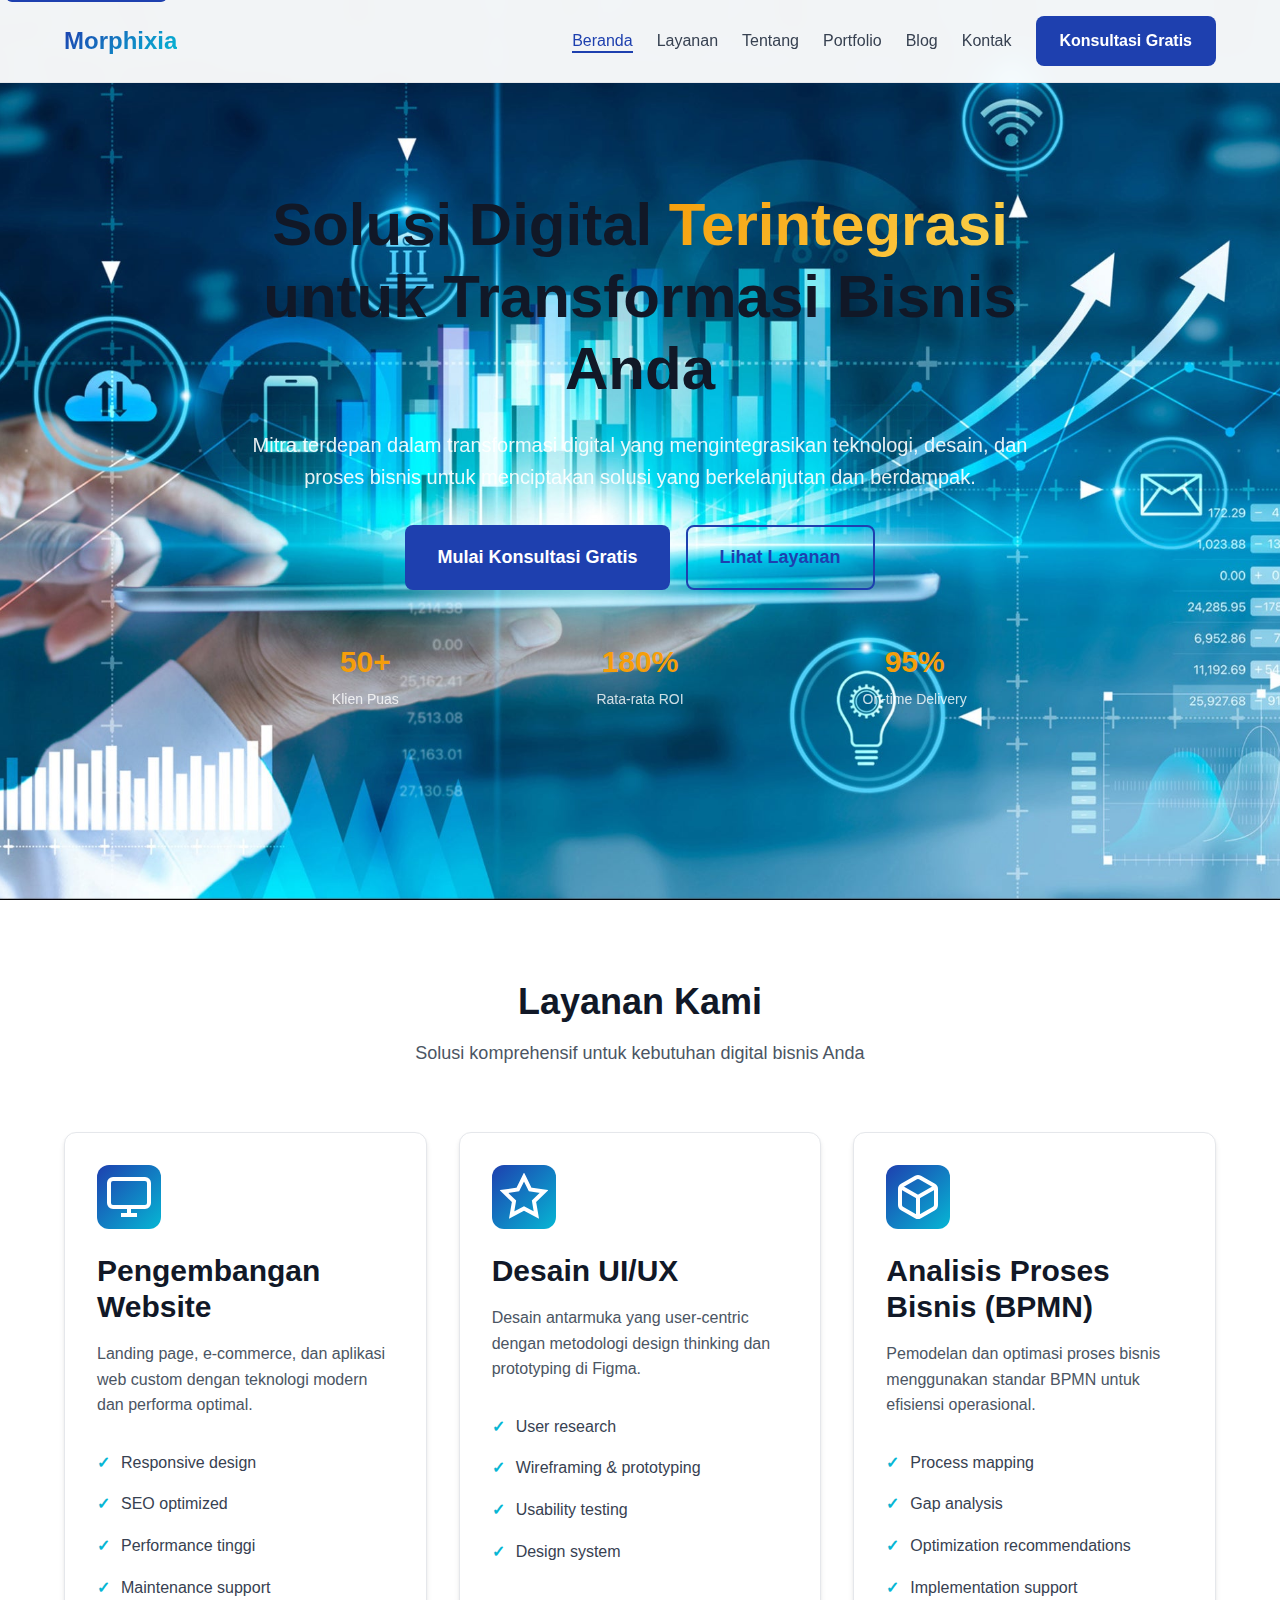
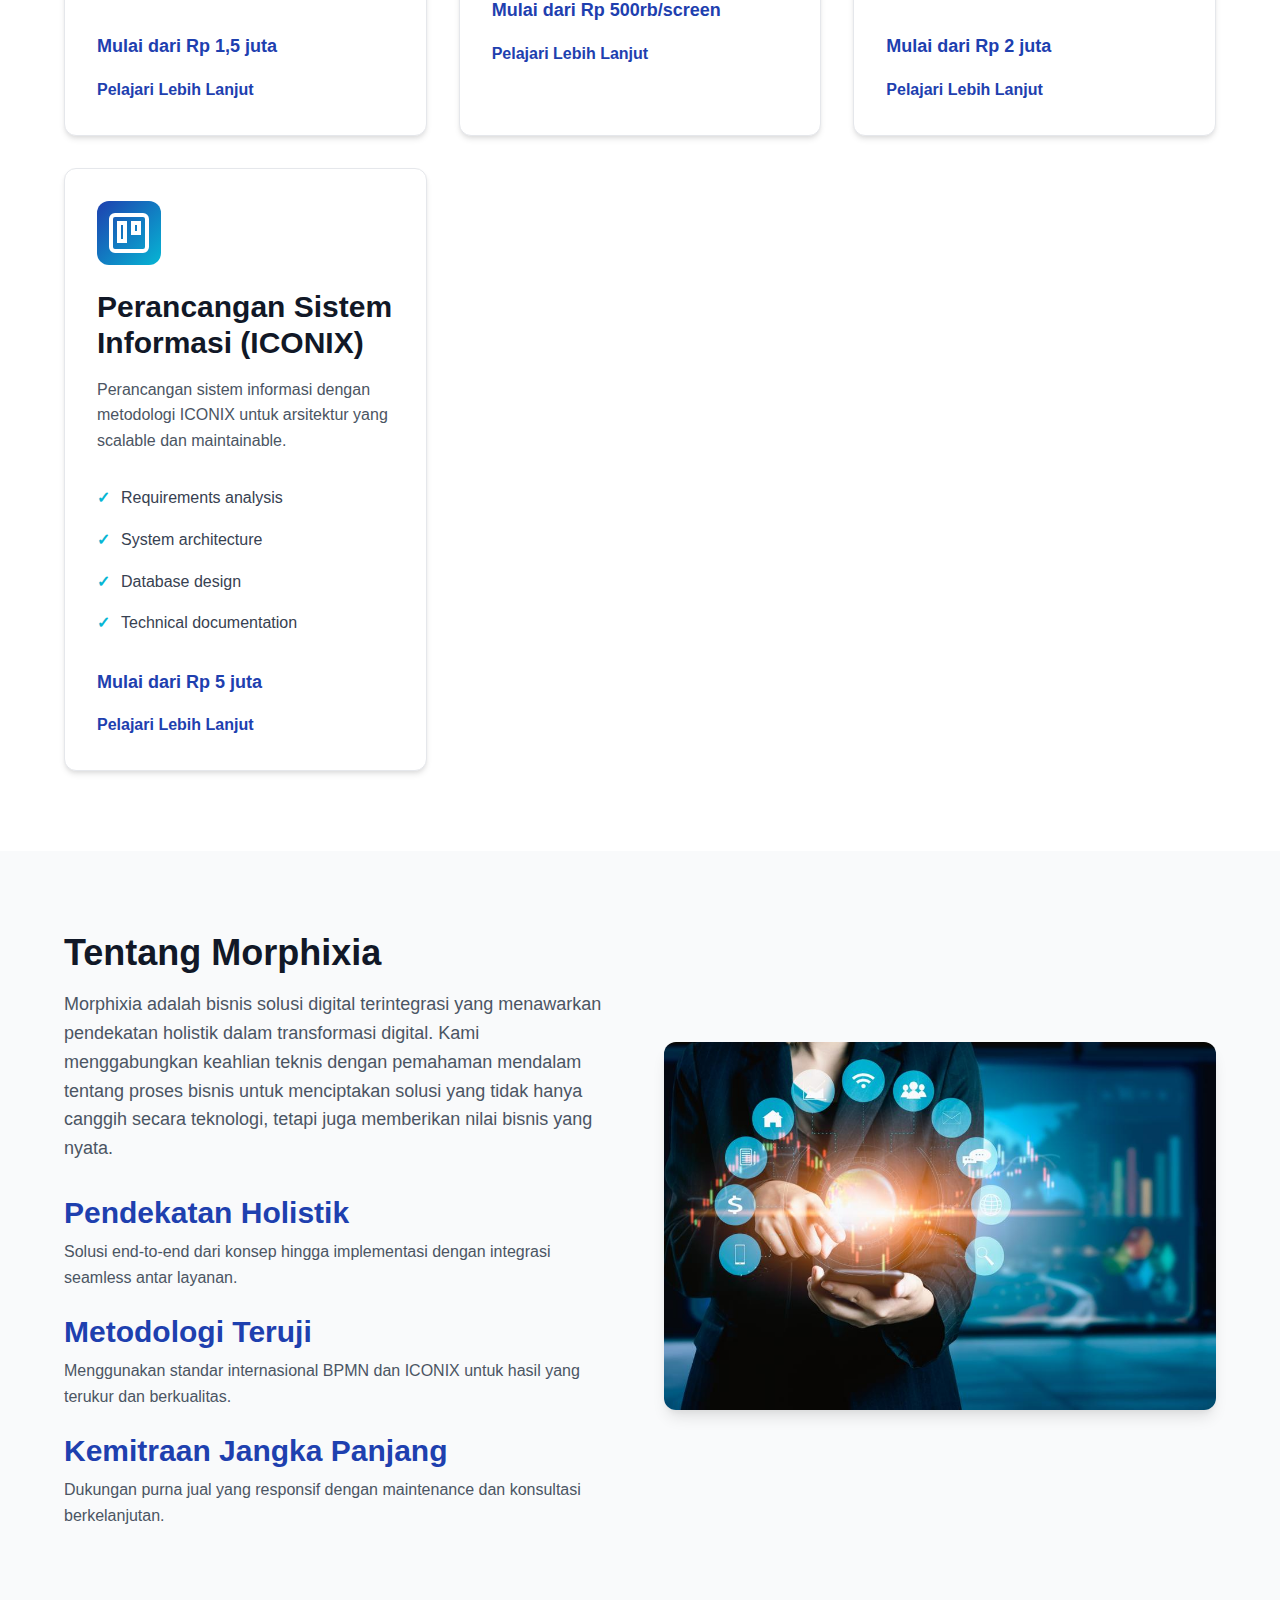
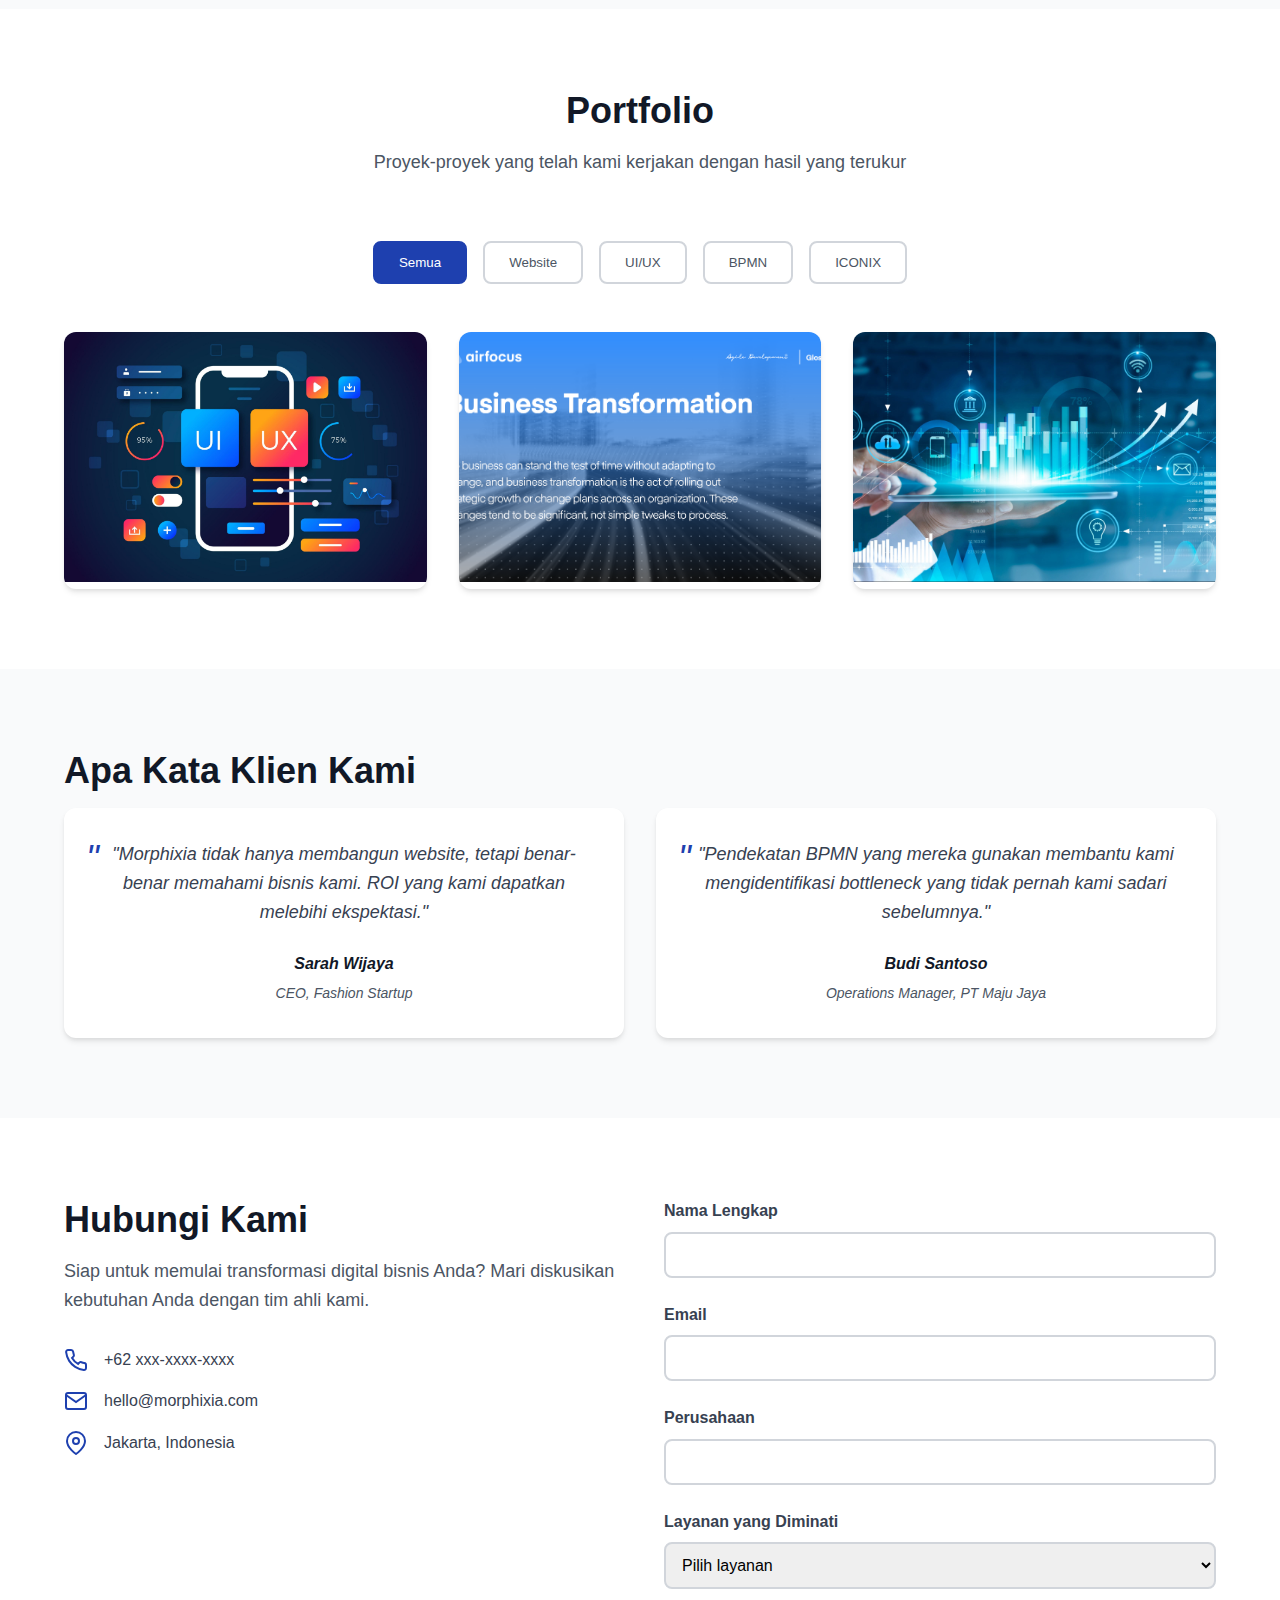
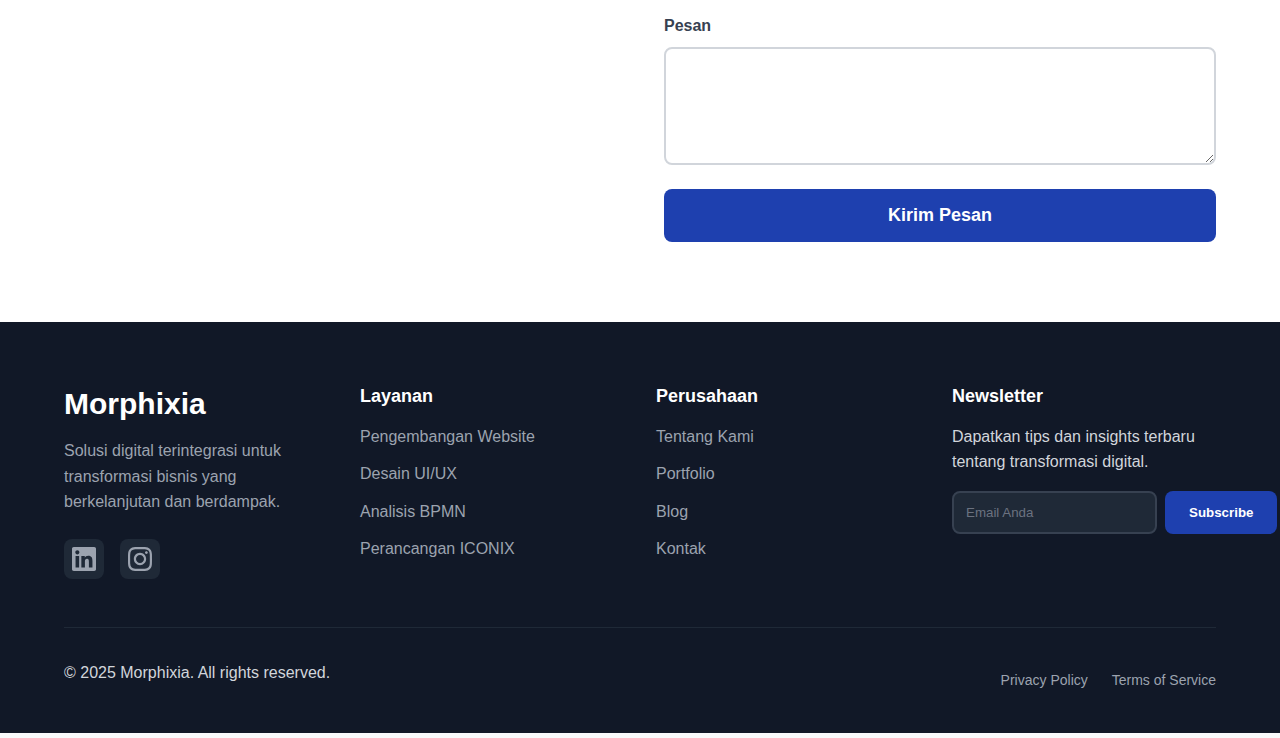
<file: index.html>
<!DOCTYPE html>
<html lang="id">
<head>
    <meta charset="UTF-8">
    <meta name="viewport" content="width=device-width, initial-scale=1.0">
    <meta name="description" content="Morphixia - Solusi Digital Terintegrasi untuk transformasi bisnis. Layanan pengembangan website, UI/UX design, analisis proses bisnis BPMN, dan perancangan sistem informasi ICONIX.">
    <meta name="keywords" content="digital solutions, website development, UI UX design, BPMN, ICONIX, business transformation, sistem informasi">
    <meta name="author" content="Morphixia">
    
    <!-- Open Graph Meta Tags -->
    <meta property="og:title" content="Morphixia - Solusi Digital Terintegrasi">
    <meta property="og:description" content="Mitra terdepan dalam transformasi digital yang mengintegrasikan teknologi, desain, dan proses bisnis untuk solusi berkelanjutan.">
    <meta property="og:type" content="website">
    <meta property="og:url" content="https://morphixia.com">
    <meta property="og:image" content="https://morphixia.com/images/hero-digital-solutions.jpg">
    
    <!-- Twitter Card Meta Tags -->
    <meta name="twitter:card" content="summary_large_image">
    <meta name="twitter:title" content="Morphixia - Solusi Digital Terintegrasi">
    <meta name="twitter:description" content="Mitra terdepan dalam transformasi digital yang mengintegrasikan teknologi, desain, dan proses bisnis.">
    <meta name="twitter:image" content="https://morphixia.com/images/hero-digital-solutions.jpg">
    
    <!-- Favicon -->
    <link rel="icon" type="image/x-icon" href="/favicon.ico">
    <link rel="apple-touch-icon" sizes="180x180" href="/apple-touch-icon.png">
    
    <!-- Preload Critical Resources -->
    <link rel="preload" href="css/styles.css" as="style">
    <link rel="preload" href="js/main.js" as="script">
    
    <!-- Stylesheets -->
    <link rel="stylesheet" href="css/styles.css">
    
    <!-- Structured Data -->
    <script type="application/ld+json">
    {
        "@context": "https://schema.org",
        "@type": "Organization",
        "name": "Morphixia",
        "description": "Solusi Digital Terintegrasi untuk transformasi bisnis",
        "url": "https://morphixia.com",
        "logo": "https://morphixia.com/images/logo.png",
        "contactPoint": {
            "@type": "ContactPoint",
            "telephone": "+62-xxx-xxxx-xxxx",
            "contactType": "customer service",
            "availableLanguage": ["Indonesian", "English"]
        },
        "sameAs": [
            "https://linkedin.com/company/morphixia",
            "https://instagram.com/morphixia"
        ],
        "address": {
            "@type": "PostalAddress",
            "addressCountry": "ID",
            "addressLocality": "Jakarta"
        }
    }
    </script>
    
    <title>Morphixia - Solusi Digital Terintegrasi | Website Development, UI/UX Design, BPMN, ICONIX</title>
</head>
<body>
    <!-- Skip to main content for accessibility -->
    <a href="#main-content" class="skip-link">Skip to main content</a>
    
    <!-- Header -->
    <header class="header" role="banner">
        <nav class="navbar" role="navigation" aria-label="Main navigation">
            <div class="container">
                <div class="navbar-brand">
                    <a href="/" class="logo" aria-label="Morphixia Home">
                        <span class="logo-text">Morphixia</span>
                    </a>
                    <button class="mobile-menu-toggle" aria-label="Toggle mobile menu" aria-expanded="false">
                        <span class="hamburger-line"></span>
                        <span class="hamburger-line"></span>
                        <span class="hamburger-line"></span>
                    </button>
                </div>
                <ul class="navbar-menu" role="menubar">
                    <li role="none"><a href="#home" role="menuitem" class="nav-link active">Beranda</a></li>
                    <li role="none"><a href="#services" role="menuitem" class="nav-link">Layanan</a></li>
                    <li role="none"><a href="#about" role="menuitem" class="nav-link">Tentang</a></li>
                    <li role="none"><a href="#portfolio" role="menuitem" class="nav-link">Portfolio</a></li>
                    <li role="none"><a href="blog.html" role="menuitem" class="nav-link">Blog</a></li>
                    <li role="none"><a href="#contact" role="menuitem" class="nav-link">Kontak</a></li>
                    <li role="none"><a href="#contact" role="menuitem" class="btn btn-primary">Konsultasi Gratis</a></li>
                </ul>
            </div>
        </nav>
    </header>

    <!-- Main Content -->
    <main id="main-content" role="main">
        <!-- Hero Section -->
        <section id="home" class="hero" aria-labelledby="hero-title">
            <div class="hero-background">
                <img src="images/hero-digital-solutions.jpg" alt="Digital solutions and technology innovation" class="hero-image">
                <div class="hero-overlay"></div>
            </div>
            <div class="container">
                <div class="hero-content">
                    <h1 id="hero-title" class="hero-title">
                        Solusi Digital <span class="highlight">Terintegrasi</span> untuk Transformasi Bisnis Anda
                    </h1>
                    <p class="hero-subtitle">
                        Mitra terdepan dalam transformasi digital yang mengintegrasikan teknologi, desain, dan proses bisnis untuk menciptakan solusi yang berkelanjutan dan berdampak.
                    </p>
                    <div class="hero-cta">
                        <a href="#contact" class="btn btn-primary btn-large">Mulai Konsultasi Gratis</a>
                        <a href="#services" class="btn btn-secondary btn-large">Lihat Layanan</a>
                    </div>
                    <div class="hero-stats">
                        <div class="stat-item">
                            <span class="stat-number">50+</span>
                            <span class="stat-label">Klien Puas</span>
                        </div>
                        <div class="stat-item">
                            <span class="stat-number">180%</span>
                            <span class="stat-label">Rata-rata ROI</span>
                        </div>
                        <div class="stat-item">
                            <span class="stat-number">95%</span>
                            <span class="stat-label">On-time Delivery</span>
                        </div>
                    </div>
                </div>
            </div>
        </section>

        <!-- Services Section -->
        <section id="services" class="services" aria-labelledby="services-title">
            <div class="container">
                <div class="section-header">
                    <h2 id="services-title" class="section-title">Layanan Kami</h2>
                    <p class="section-subtitle">Solusi komprehensif untuk kebutuhan digital bisnis Anda</p>
                </div>
                <div class="services-grid">
                    <article class="service-card" tabindex="0">
                        <div class="service-icon">
                            <svg width="48" height="48" viewBox="0 0 24 24" fill="none" stroke="currentColor" stroke-width="2">
                                <rect x="2" y="3" width="20" height="14" rx="2" ry="2"/>
                                <line x1="8" y1="21" x2="16" y2="21"/>
                                <line x1="12" y1="17" x2="12" y2="21"/>
                            </svg>
                        </div>
                        <h3 class="service-title">Pengembangan Website</h3>
                        <p class="service-description">
                            Landing page, e-commerce, dan aplikasi web custom dengan teknologi modern dan performa optimal.
                        </p>
                        <ul class="service-features">
                            <li>Responsive design</li>
                            <li>SEO optimized</li>
                            <li>Performance tinggi</li>
                            <li>Maintenance support</li>
                        </ul>
                        <div class="service-price">Mulai dari Rp 1,5 juta</div>
                        <a href="services/website-development.html" class="service-link">Pelajari Lebih Lanjut</a>
                    </article>

                    <article class="service-card" tabindex="0">
                        <div class="service-icon">
                            <svg width="48" height="48" viewBox="0 0 24 24" fill="none" stroke="currentColor" stroke-width="2">
                                <path d="M12 2l3.09 6.26L22 9.27l-5 4.87 1.18 6.88L12 17.77l-6.18 3.25L7 14.14 2 9.27l6.91-1.01L12 2z"/>
                            </svg>
                        </div>
                        <h3 class="service-title">Desain UI/UX</h3>
                        <p class="service-description">
                            Desain antarmuka yang user-centric dengan metodologi design thinking dan prototyping di Figma.
                        </p>
                        <ul class="service-features">
                            <li>User research</li>
                            <li>Wireframing & prototyping</li>
                            <li>Usability testing</li>
                            <li>Design system</li>
                        </ul>
                        <div class="service-price">Mulai dari Rp 500rb/screen</div>
                        <a href="services/ui-ux-design.html" class="service-link">Pelajari Lebih Lanjut</a>
                    </article>

                    <article class="service-card" tabindex="0">
                        <div class="service-icon">
                            <svg width="48" height="48" viewBox="0 0 24 24" fill="none" stroke="currentColor" stroke-width="2">
                                <path d="M21 16V8a2 2 0 0 0-1-1.73l-7-4a2 2 0 0 0-2 0l-7 4A2 2 0 0 0 3 8v8a2 2 0 0 0 1 1.73l7 4a2 2 0 0 0 2 0l7-4A2 2 0 0 0 21 16z"/>
                                <polyline points="3.27,6.96 12,12.01 20.73,6.96"/>
                                <line x1="12" y1="22.08" x2="12" y2="12"/>
                            </svg>
                        </div>
                        <h3 class="service-title">Analisis Proses Bisnis (BPMN)</h3>
                        <p class="service-description">
                            Pemodelan dan optimasi proses bisnis menggunakan standar BPMN untuk efisiensi operasional.
                        </p>
                        <ul class="service-features">
                            <li>Process mapping</li>
                            <li>Gap analysis</li>
                            <li>Optimization recommendations</li>
                            <li>Implementation support</li>
                        </ul>
                        <div class="service-price">Mulai dari Rp 2 juta</div>
                        <a href="services/bpmn-analysis.html" class="service-link">Pelajari Lebih Lanjut</a>
                    </article>

                    <article class="service-card" tabindex="0">
                        <div class="service-icon">
                            <svg width="48" height="48" viewBox="0 0 24 24" fill="none" stroke="currentColor" stroke-width="2">
                                <rect x="3" y="3" width="18" height="18" rx="2" ry="2"/>
                                <rect x="7" y="7" width="3" height="9"/>
                                <rect x="14" y="7" width="3" height="5"/>
                            </svg>
                        </div>
                        <h3 class="service-title">Perancangan Sistem Informasi (ICONIX)</h3>
                        <p class="service-description">
                            Perancangan sistem informasi dengan metodologi ICONIX untuk arsitektur yang scalable dan maintainable.
                        </p>
                        <ul class="service-features">
                            <li>Requirements analysis</li>
                            <li>System architecture</li>
                            <li>Database design</li>
                            <li>Technical documentation</li>
                        </ul>
                        <div class="service-price">Mulai dari Rp 5 juta</div>
                        <a href="services/iconix-design.html" class="service-link">Pelajari Lebih Lanjut</a>
                    </article>
                </div>
            </div>
        </section>

        <!-- About Section -->
        <section id="about" class="about" aria-labelledby="about-title">
            <div class="container">
                <div class="about-content">
                    <div class="about-text">
                        <h2 id="about-title" class="section-title">Tentang Morphixia</h2>
                        <p class="about-description">
                            Morphixia adalah bisnis solusi digital terintegrasi yang menawarkan pendekatan holistik dalam transformasi digital. Kami menggabungkan keahlian teknis dengan pemahaman mendalam tentang proses bisnis untuk menciptakan solusi yang tidak hanya canggih secara teknologi, tetapi juga memberikan nilai bisnis yang nyata.
                        </p>
                        <div class="about-features">
                            <div class="feature-item">
                                <h3>Pendekatan Holistik</h3>
                                <p>Solusi end-to-end dari konsep hingga implementasi dengan integrasi seamless antar layanan.</p>
                            </div>
                            <div class="feature-item">
                                <h3>Metodologi Teruji</h3>
                                <p>Menggunakan standar internasional BPMN dan ICONIX untuk hasil yang terukur dan berkualitas.</p>
                            </div>
                            <div class="feature-item">
                                <h3>Kemitraan Jangka Panjang</h3>
                                <p>Dukungan purna jual yang responsif dengan maintenance dan konsultasi berkelanjutan.</p>
                            </div>
                        </div>
                    </div>
                    <div class="about-image">
                        <img src="images/technology-innovation.jpg" alt="Technology innovation and digital transformation" loading="lazy">
                    </div>
                </div>
            </div>
        </section>

        <!-- Portfolio Section -->
        <section id="portfolio" class="portfolio" aria-labelledby="portfolio-title">
            <div class="container">
                <div class="section-header">
                    <h2 id="portfolio-title" class="section-title">Portfolio</h2>
                    <p class="section-subtitle">Proyek-proyek yang telah kami kerjakan dengan hasil yang terukur</p>
                </div>
                <div class="portfolio-filters">
                    <button class="filter-btn active" data-filter="all">Semua</button>
                    <button class="filter-btn" data-filter="website">Website</button>
                    <button class="filter-btn" data-filter="uiux">UI/UX</button>
                    <button class="filter-btn" data-filter="bpmn">BPMN</button>
                    <button class="filter-btn" data-filter="iconix">ICONIX</button>
                </div>
                <div class="portfolio-grid">
                    <article class="portfolio-item" data-category="website">
                        <div class="portfolio-image">
                            <img src="images/ui-ux-design.jpg" alt="E-commerce website project" loading="lazy">
                            <div class="portfolio-overlay">
                                <h3>E-commerce Platform</h3>
                                <p>Peningkatan konversi 45% untuk UMKM fashion</p>
                                <a href="portfolio/ecommerce-platform.html" class="portfolio-link">Lihat Detail</a>
                            </div>
                        </div>
                    </article>
                    <article class="portfolio-item" data-category="uiux">
                        <div class="portfolio-image">
                            <img src="images/business-transformation.png" alt="Mobile app UI/UX design" loading="lazy">
                            <div class="portfolio-overlay">
                                <h3>Mobile Banking App</h3>
                                <p>Redesign UI/UX dengan peningkatan user retention 30%</p>
                                <a href="portfolio/mobile-banking.html" class="portfolio-link">Lihat Detail</a>
                            </div>
                        </div>
                    </article>
                    <article class="portfolio-item" data-category="bpmn">
                        <div class="portfolio-image">
                            <img src="images/hero-digital-solutions.jpg" alt="Business process optimization" loading="lazy">
                            <div class="portfolio-overlay">
                                <h3>Process Optimization</h3>
                                <p>Efisiensi operasional 40% untuk perusahaan manufaktur</p>
                                <a href="portfolio/process-optimization.html" class="portfolio-link">Lihat Detail</a>
                            </div>
                        </div>
                    </article>
                </div>
            </div>
        </section>

        <!-- Testimonials Section -->
        <section class="testimonials" aria-labelledby="testimonials-title">
            <div class="container">
                <h2 id="testimonials-title" class="section-title">Apa Kata Klien Kami</h2>
                <div class="testimonials-slider">
                    <div class="testimonial-item">
                        <blockquote class="testimonial-quote">
                            "Morphixia tidak hanya membangun website, tetapi benar-benar memahami bisnis kami. ROI yang kami dapatkan melebihi ekspektasi."
                        </blockquote>
                        <cite class="testimonial-author">
                            <strong>Sarah Wijaya</strong>
                            <span>CEO, Fashion Startup</span>
                        </cite>
                    </div>
                    <div class="testimonial-item">
                        <blockquote class="testimonial-quote">
                            "Pendekatan BPMN yang mereka gunakan membantu kami mengidentifikasi bottleneck yang tidak pernah kami sadari sebelumnya."
                        </blockquote>
                        <cite class="testimonial-author">
                            <strong>Budi Santoso</strong>
                            <span>Operations Manager, PT Maju Jaya</span>
                        </cite>
                    </div>
                </div>
            </div>
        </section>

        <!-- Contact Section -->
        <section id="contact" class="contact" aria-labelledby="contact-title">
            <div class="container">
                <div class="contact-content">
                    <div class="contact-info">
                        <h2 id="contact-title" class="section-title">Hubungi Kami</h2>
                        <p class="contact-description">
                            Siap untuk memulai transformasi digital bisnis Anda? Mari diskusikan kebutuhan Anda dengan tim ahli kami.
                        </p>
                        <div class="contact-details">
                            <div class="contact-item">
                                <svg width="24" height="24" viewBox="0 0 24 24" fill="none" stroke="currentColor" stroke-width="2">
                                    <path d="M22 16.92v3a2 2 0 0 1-2.18 2 19.79 19.79 0 0 1-8.63-3.07 19.5 19.5 0 0 1-6-6 19.79 19.79 0 0 1-3.07-8.67A2 2 0 0 1 4.11 2h3a2 2 0 0 1 2 1.72 12.84 12.84 0 0 0 .7 2.81 2 2 0 0 1-.45 2.11L8.09 9.91a16 16 0 0 0 6 6l1.27-1.27a2 2 0 0 1 2.11-.45 12.84 12.84 0 0 0 2.81.7A2 2 0 0 1 22 16.92z"/>
                                </svg>
                                <span>+62 xxx-xxxx-xxxx</span>
                            </div>
                            <div class="contact-item">
                                <svg width="24" height="24" viewBox="0 0 24 24" fill="none" stroke="currentColor" stroke-width="2">
                                    <path d="M4 4h16c1.1 0 2 .9 2 2v12c0 1.1-.9 2-2 2H4c-1.1 0-2-.9-2-2V6c0-1.1.9-2 2-2z"/>
                                    <polyline points="22,6 12,13 2,6"/>
                                </svg>
                                <span>hello@morphixia.com</span>
                            </div>
                            <div class="contact-item">
                                <svg width="24" height="24" viewBox="0 0 24 24" fill="none" stroke="currentColor" stroke-width="2">
                                    <path d="M21 10c0 7-9 13-9 13s-9-6-9-13a9 9 0 0 1 18 0z"/>
                                    <circle cx="12" cy="10" r="3"/>
                                </svg>
                                <span>Jakarta, Indonesia</span>
                            </div>
                        </div>
                    </div>
                    <form class="contact-form" id="contactForm" novalidate>
                        <div class="form-group">
                            <label for="name" class="form-label">Nama Lengkap</label>
                            <input type="text" id="name" name="name" class="form-input" required aria-describedby="name-error">
                            <span class="form-error" id="name-error"></span>
                        </div>
                        <div class="form-group">
                            <label for="email" class="form-label">Email</label>
                            <input type="email" id="email" name="email" class="form-input" required aria-describedby="email-error">
                            <span class="form-error" id="email-error"></span>
                        </div>
                        <div class="form-group">
                            <label for="company" class="form-label">Perusahaan</label>
                            <input type="text" id="company" name="company" class="form-input">
                        </div>
                        <div class="form-group">
                            <label for="service" class="form-label">Layanan yang Diminati</label>
                            <select id="service" name="service" class="form-select" required aria-describedby="service-error">
                                <option value="">Pilih layanan</option>
                                <option value="website">Pengembangan Website</option>
                                <option value="uiux">Desain UI/UX</option>
                                <option value="bpmn">Analisis Proses Bisnis (BPMN)</option>
                                <option value="iconix">Perancangan Sistem Informasi (ICONIX)</option>
                                <option value="consultation">Konsultasi Umum</option>
                            </select>
                            <span class="form-error" id="service-error"></span>
                        </div>
                        <div class="form-group">
                            <label for="message" class="form-label">Pesan</label>
                            <textarea id="message" name="message" class="form-textarea" rows="5" required aria-describedby="message-error"></textarea>
                            <span class="form-error" id="message-error"></span>
                        </div>
                        <button type="submit" class="btn btn-primary btn-large">Kirim Pesan</button>
                    </form>
                </div>
            </div>
        </section>
    </main>

    <!-- Footer -->
    <footer class="footer" role="contentinfo">
        <div class="container">
            <div class="footer-content">
                <div class="footer-section">
                    <h3 class="footer-title">Morphixia</h3>
                    <p class="footer-description">
                        Solusi digital terintegrasi untuk transformasi bisnis yang berkelanjutan dan berdampak.
                    </p>
                    <div class="social-links">
                        <a href="https://linkedin.com/company/morphixia" class="social-link" aria-label="LinkedIn">
                            <svg width="24" height="24" viewBox="0 0 24 24" fill="currentColor">
                                <path d="M20.447 20.452h-3.554v-5.569c0-1.328-.027-3.037-1.852-3.037-1.853 0-2.136 1.445-2.136 2.939v5.667H9.351V9h3.414v1.561h.046c.477-.9 1.637-1.85 3.37-1.85 3.601 0 4.267 2.37 4.267 5.455v6.286zM5.337 7.433c-1.144 0-2.063-.926-2.063-2.065 0-1.138.92-2.063 2.063-2.063 1.14 0 2.064.925 2.064 2.063 0 1.139-.925 2.065-2.064 2.065zm1.782 13.019H3.555V9h3.564v11.452zM22.225 0H1.771C.792 0 0 .774 0 1.729v20.542C0 23.227.792 24 1.771 24h20.451C23.2 24 24 23.227 24 22.271V1.729C24 .774 23.2 0 22.222 0h.003z"/>
                            </svg>
                        </a>
                        <a href="https://instagram.com/morphixia" class="social-link" aria-label="Instagram">
                            <svg width="24" height="24" viewBox="0 0 24 24" fill="currentColor">
                                <path d="M12 2.163c3.204 0 3.584.012 4.85.07 3.252.148 4.771 1.691 4.919 4.919.058 1.265.069 1.645.069 4.849 0 3.205-.012 3.584-.069 4.849-.149 3.225-1.664 4.771-4.919 4.919-1.266.058-1.644.07-4.85.07-3.204 0-3.584-.012-4.849-.07-3.26-.149-4.771-1.699-4.919-4.92-.058-1.265-.07-1.644-.07-4.849 0-3.204.013-3.583.07-4.849.149-3.227 1.664-4.771 4.919-4.919 1.266-.057 1.645-.069 4.849-.069zm0-2.163c-3.259 0-3.667.014-4.947.072-4.358.2-6.78 2.618-6.98 6.98-.059 1.281-.073 1.689-.073 4.948 0 3.259.014 3.668.072 4.948.2 4.358 2.618 6.78 6.98 6.98 1.281.058 1.689.072 4.948.072 3.259 0 3.668-.014 4.948-.072 4.354-.2 6.782-2.618 6.979-6.98.059-1.28.073-1.689.073-4.948 0-3.259-.014-3.667-.072-4.947-.196-4.354-2.617-6.78-6.979-6.98-1.281-.059-1.69-.073-4.949-.073zm0 5.838c-3.403 0-6.162 2.759-6.162 6.162s2.759 6.163 6.162 6.163 6.162-2.759 6.162-6.163c0-3.403-2.759-6.162-6.162-6.162zm0 10.162c-2.209 0-4-1.79-4-4 0-2.209 1.791-4 4-4s4 1.791 4 4c0 2.21-1.791 4-4 4zm6.406-11.845c-.796 0-1.441.645-1.441 1.44s.645 1.44 1.441 1.44c.795 0 1.439-.645 1.439-1.44s-.644-1.44-1.439-1.44z"/>
                            </svg>
                        </a>
                    </div>
                </div>
                <div class="footer-section">
                    <h4 class="footer-subtitle">Layanan</h4>
                    <ul class="footer-links">
                        <li><a href="services/website-development.html">Pengembangan Website</a></li>
                        <li><a href="services/ui-ux-design.html">Desain UI/UX</a></li>
                        <li><a href="services/bpmn-analysis.html">Analisis BPMN</a></li>
                        <li><a href="services/iconix-design.html">Perancangan ICONIX</a></li>
                    </ul>
                </div>
                <div class="footer-section">
                    <h4 class="footer-subtitle">Perusahaan</h4>
                    <ul class="footer-links">
                        <li><a href="#about">Tentang Kami</a></li>
                        <li><a href="#portfolio">Portfolio</a></li>
                        <li><a href="blog.html">Blog</a></li>
                        <li><a href="#contact">Kontak</a></li>
                    </ul>
                </div>
                <div class="footer-section">
                    <h4 class="footer-subtitle">Newsletter</h4>
                    <p>Dapatkan tips dan insights terbaru tentang transformasi digital.</p>
                    <form class="newsletter-form" id="newsletterForm">
                        <input type="email" placeholder="Email Anda" class="newsletter-input" required>
                        <button type="submit" class="newsletter-btn">Subscribe</button>
                    </form>
                </div>
            </div>
            <div class="footer-bottom">
                <p>&copy; 2025 Morphixia. All rights reserved.</p>
                <div class="footer-legal">
                    <a href="privacy.html">Privacy Policy</a>
                    <a href="terms.html">Terms of Service</a>
                </div>
            </div>
        </div>
    </footer>

    <!-- Scripts -->
    <script src="js/main.js"></script>
</body>
</html>
</file>
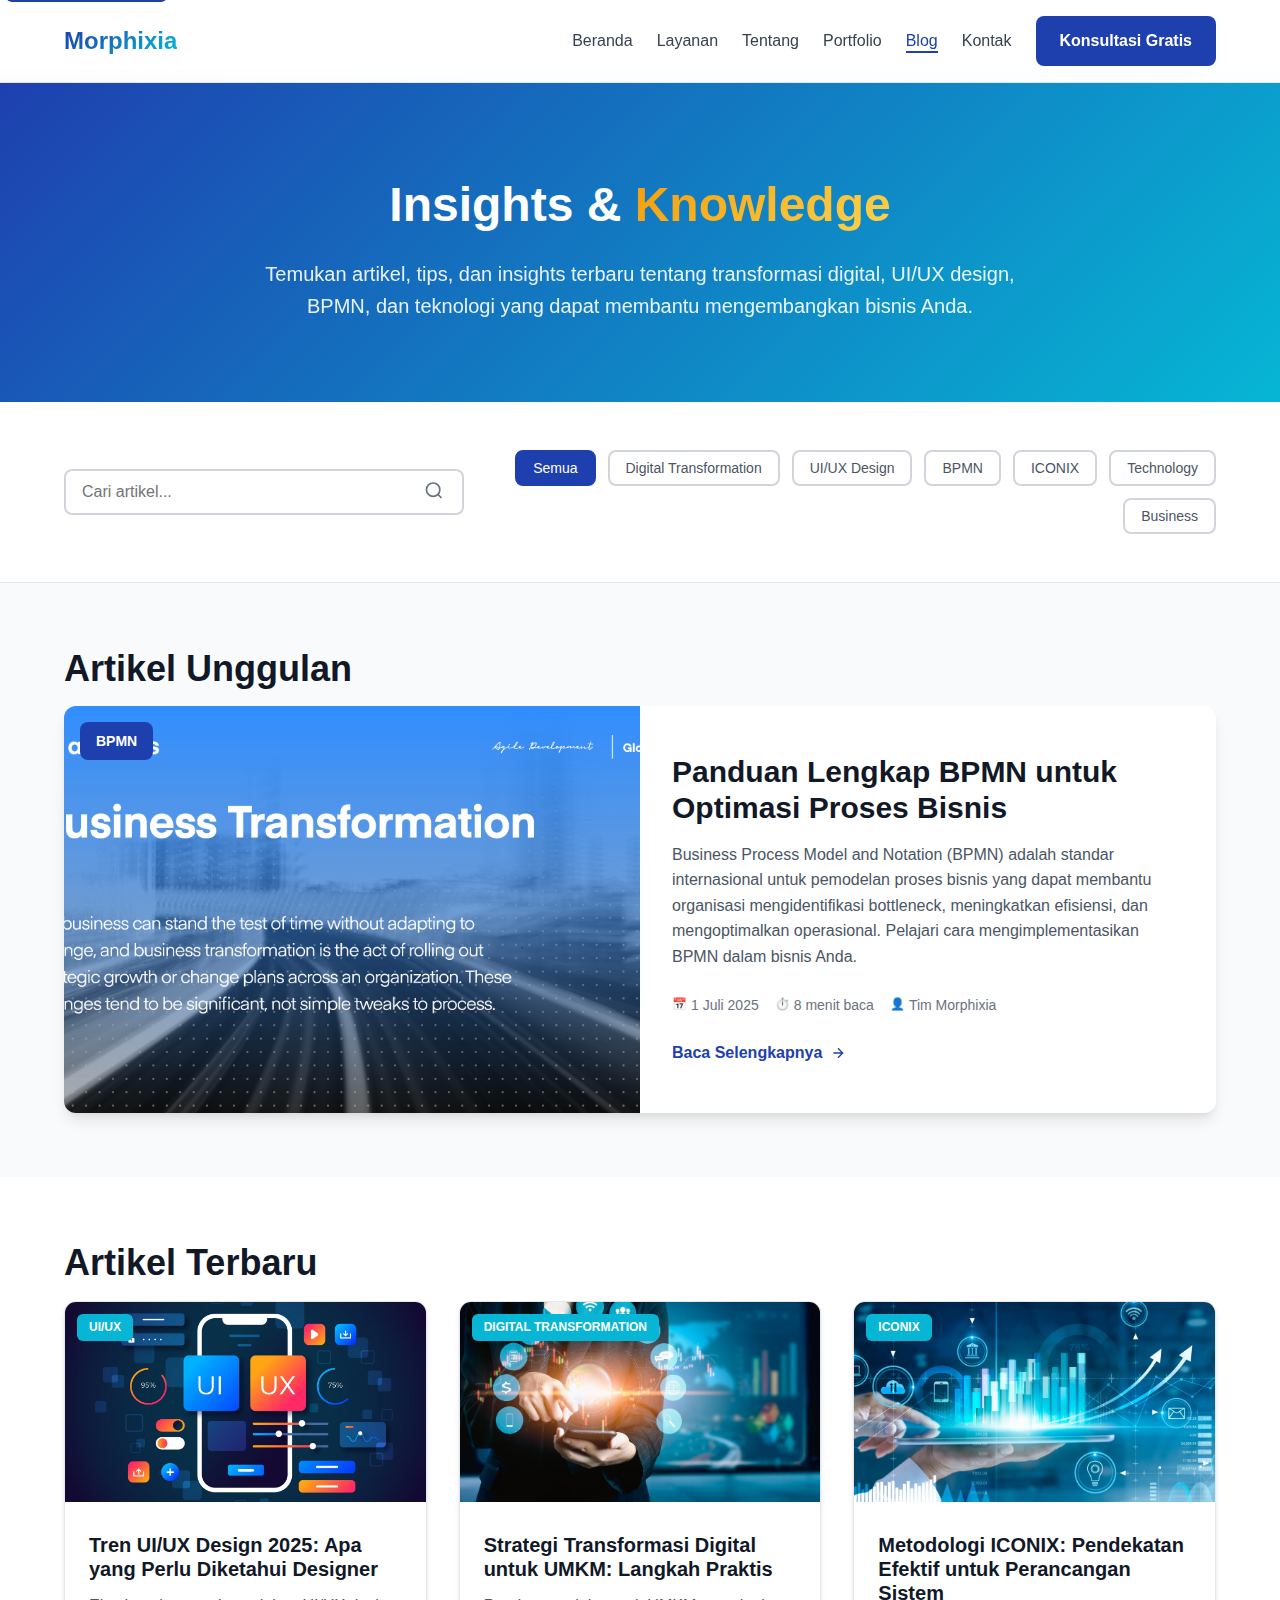
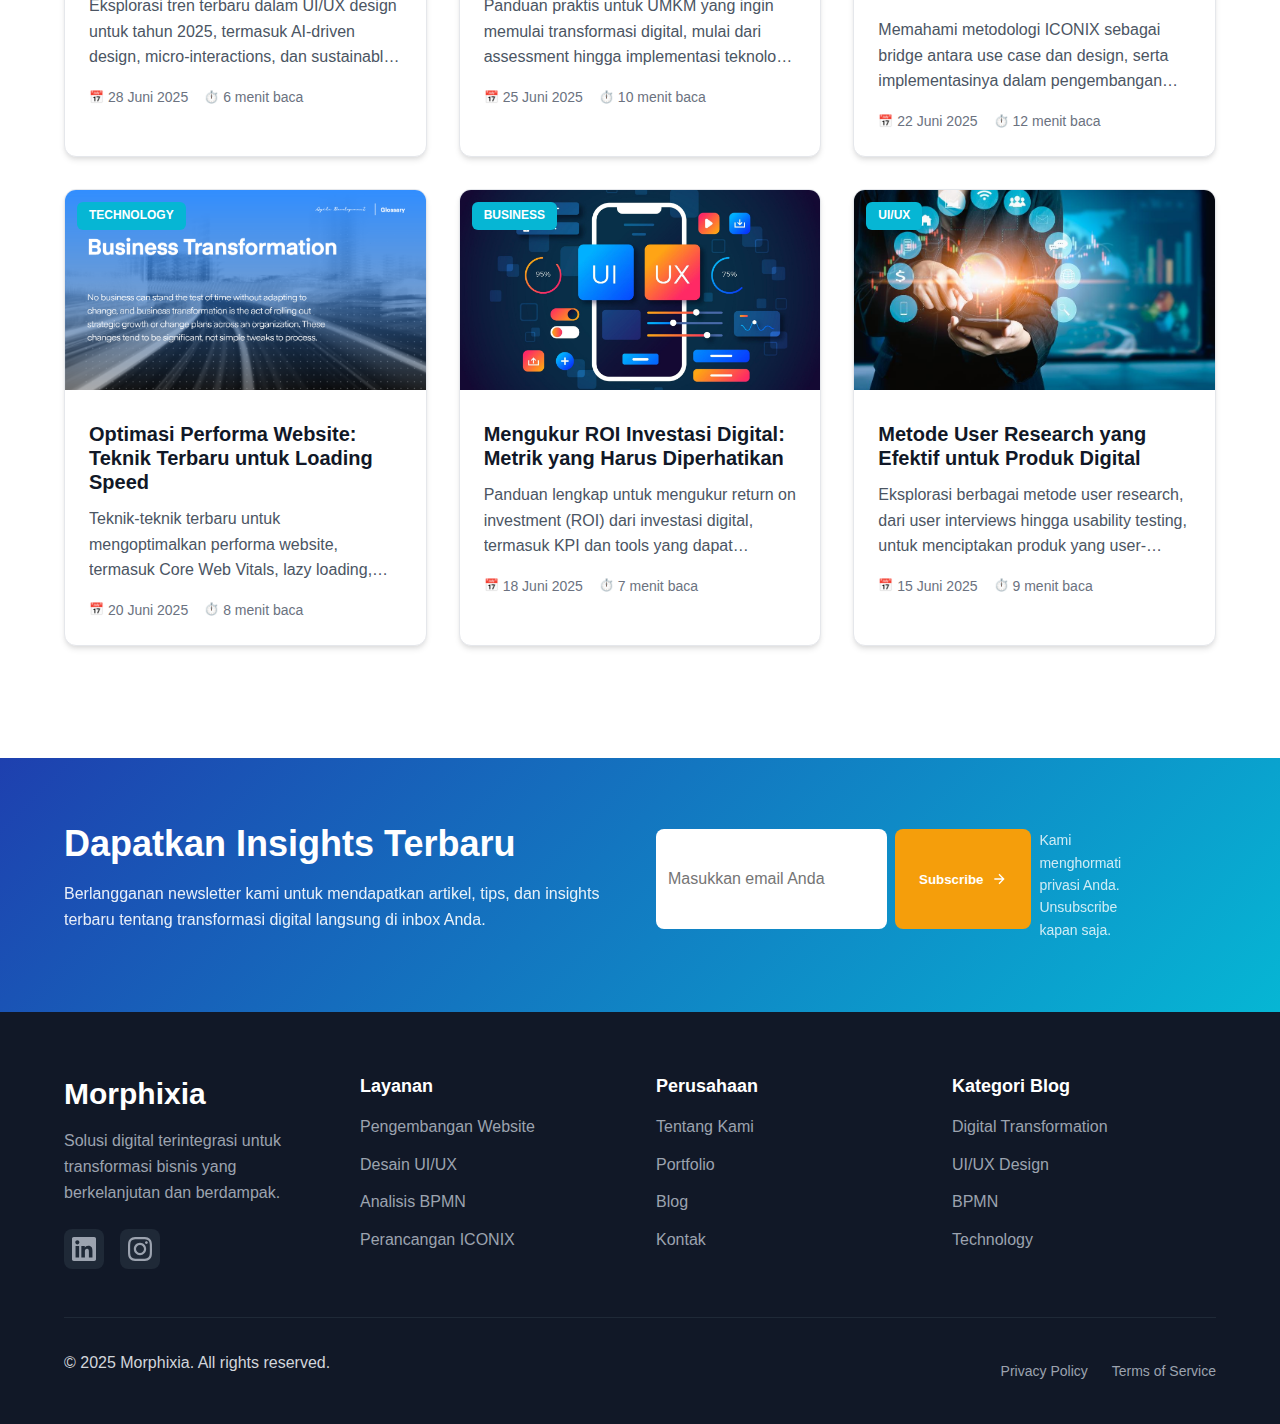
<file: blog.html>
<!DOCTYPE html>
<html lang="id">
<head>
    <meta charset="UTF-8">
    <meta name="viewport" content="width=device-width, initial-scale=1.0">
    <meta name="description" content="Blog Morphixia - Insights, tips, dan artikel terbaru tentang transformasi digital, UI/UX design, BPMN, dan teknologi terkini.">
    <meta name="keywords" content="blog, digital transformation, UI UX design, BPMN, ICONIX, technology insights, business process">
    <meta name="author" content="Morphixia">
    
    <!-- Open Graph Meta Tags -->
    <meta property="og:title" content="Blog Morphixia - Digital Transformation Insights">
    <meta property="og:description" content="Insights, tips, dan artikel terbaru tentang transformasi digital, UI/UX design, BPMN, dan teknologi terkini.">
    <meta property="og:type" content="website">
    <meta property="og:url" content="https://morphixia.com/blog">
    <meta property="og:image" content="https://morphixia.com/images/blog-hero.jpg">
    
    <!-- Stylesheets -->
    <link rel="stylesheet" href="css/styles.css">
    <link rel="stylesheet" href="css/blog.css">
    
    <!-- Structured Data for Blog -->
    <script type="application/ld+json">
    {
        "@context": "https://schema.org",
        "@type": "Blog",
        "name": "Blog Morphixia",
        "description": "Insights dan artikel tentang transformasi digital dan teknologi",
        "url": "https://morphixia.com/blog",
        "publisher": {
            "@type": "Organization",
            "name": "Morphixia",
            "logo": "https://morphixia.com/images/logo.png"
        },
        "blogPost": [
            {
                "@type": "BlogPosting",
                "headline": "Panduan Lengkap BPMN untuk Optimasi Proses Bisnis",
                "description": "Pelajari cara menggunakan BPMN untuk menganalisis dan mengoptimalkan proses bisnis Anda.",
                "datePublished": "2025-07-01",
                "author": {
                    "@type": "Person",
                    "name": "Tim Morphixia"
                }
            }
        ]
    }
    </script>
    
    <title>Blog Morphixia - Digital Transformation Insights</title>
</head>
<body>
    <!-- Skip to main content for accessibility -->
    <a href="#main-content" class="skip-link">Skip to main content</a>
    
    <!-- Header -->
    <header class="header" role="banner">
        <nav class="navbar" role="navigation" aria-label="Main navigation">
            <div class="container">
                <div class="navbar-brand">
                    <a href="/" class="logo" aria-label="Morphixia Home">
                        <span class="logo-text">Morphixia</span>
                    </a>
                    <button class="mobile-menu-toggle" aria-label="Toggle mobile menu" aria-expanded="false">
                        <span class="hamburger-line"></span>
                        <span class="hamburger-line"></span>
                        <span class="hamburger-line"></span>
                    </button>
                </div>
                <ul class="navbar-menu" role="menubar">
                    <li role="none"><a href="/" role="menuitem" class="nav-link">Beranda</a></li>
                    <li role="none"><a href="/#services" role="menuitem" class="nav-link">Layanan</a></li>
                    <li role="none"><a href="/#about" role="menuitem" class="nav-link">Tentang</a></li>
                    <li role="none"><a href="/#portfolio" role="menuitem" class="nav-link">Portfolio</a></li>
                    <li role="none"><a href="/blog" role="menuitem" class="nav-link active">Blog</a></li>
                    <li role="none"><a href="/#contact" role="menuitem" class="nav-link">Kontak</a></li>
                    <li role="none"><a href="/#contact" role="menuitem" class="btn btn-primary">Konsultasi Gratis</a></li>
                </ul>
            </div>
        </nav>
    </header>

    <!-- Main Content -->
    <main id="main-content" role="main">
        <!-- Blog Hero Section -->
        <section class="blog-hero" aria-labelledby="blog-hero-title">
            <div class="container">
                <div class="blog-hero-content">
                    <h1 id="blog-hero-title" class="blog-hero-title">
                        Insights & <span class="highlight">Knowledge</span>
                    </h1>
                    <p class="blog-hero-subtitle">
                        Temukan artikel, tips, dan insights terbaru tentang transformasi digital, UI/UX design, BPMN, dan teknologi yang dapat membantu mengembangkan bisnis Anda.
                    </p>
                </div>
            </div>
        </section>

        <!-- Blog Search and Filter -->
        <section class="blog-controls" aria-labelledby="blog-controls-title">
            <div class="container">
                <div class="blog-controls-content">
                    <div class="blog-search">
                        <label for="blog-search-input" class="sr-only">Cari artikel</label>
                        <input 
                            type="search" 
                            id="blog-search-input" 
                            class="search-input" 
                            placeholder="Cari artikel..."
                            aria-describedby="search-help"
                        >
                        <button type="button" class="search-btn" aria-label="Cari artikel">
                            <svg width="20" height="20" viewBox="0 0 24 24" fill="none" stroke="currentColor" stroke-width="2">
                                <circle cx="11" cy="11" r="8"/>
                                <path d="m21 21-4.35-4.35"/>
                            </svg>
                        </button>
                        <div id="search-help" class="sr-only">Masukkan kata kunci untuk mencari artikel</div>
                    </div>
                    
                    <div class="blog-categories">
                        <h2 id="blog-controls-title" class="sr-only">Filter kategori</h2>
                        <button class="category-btn active" data-category="all">Semua</button>
                        <button class="category-btn" data-category="digital-transformation">Digital Transformation</button>
                        <button class="category-btn" data-category="ui-ux">UI/UX Design</button>
                        <button class="category-btn" data-category="bpmn">BPMN</button>
                        <button class="category-btn" data-category="iconix">ICONIX</button>
                        <button class="category-btn" data-category="technology">Technology</button>
                        <button class="category-btn" data-category="business">Business</button>
                    </div>
                </div>
            </div>
        </section>

        <!-- Featured Article -->
        <section class="featured-article" aria-labelledby="featured-title">
            <div class="container">
                <h2 id="featured-title" class="section-title">Artikel Unggulan</h2>
                <article class="featured-post" data-category="bpmn">
                    <div class="featured-post-image">
                        <img src="images/business-transformation.png" alt="BPMN Business Process Modeling" loading="lazy">
                        <div class="featured-post-category">BPMN</div>
                    </div>
                    <div class="featured-post-content">
                        <h3 class="featured-post-title">
                            <a href="blog/panduan-lengkap-bpmn-optimasi-proses-bisnis.html">
                                Panduan Lengkap BPMN untuk Optimasi Proses Bisnis
                            </a>
                        </h3>
                        <p class="featured-post-excerpt">
                            Business Process Model and Notation (BPMN) adalah standar internasional untuk pemodelan proses bisnis yang dapat membantu organisasi mengidentifikasi bottleneck, meningkatkan efisiensi, dan mengoptimalkan operasional. Pelajari cara mengimplementasikan BPMN dalam bisnis Anda.
                        </p>
                        <div class="featured-post-meta">
                            <time datetime="2025-07-01" class="post-date">1 Juli 2025</time>
                            <span class="post-read-time">8 menit baca</span>
                            <span class="post-author">Tim Morphixia</span>
                        </div>
                        <a href="blog/panduan-lengkap-bpmn-optimasi-proses-bisnis.html" class="featured-post-link">
                            Baca Selengkapnya
                            <svg width="16" height="16" viewBox="0 0 24 24" fill="none" stroke="currentColor" stroke-width="2">
                                <path d="M5 12h14M12 5l7 7-7 7"/>
                            </svg>
                        </a>
                    </div>
                </article>
            </div>
        </section>

        <!-- Blog Posts Grid -->
        <section class="blog-posts" aria-labelledby="blog-posts-title">
            <div class="container">
                <h2 id="blog-posts-title" class="section-title">Artikel Terbaru</h2>
                <div class="blog-grid" id="blog-grid">
                    
                    <!-- Blog Post 1 -->
                    <article class="blog-post" data-category="ui-ux">
                        <div class="blog-post-image">
                            <img src="images/ui-ux-design.jpg" alt="UI/UX Design Trends 2025" loading="lazy">
                            <div class="blog-post-category">UI/UX</div>
                        </div>
                        <div class="blog-post-content">
                            <h3 class="blog-post-title">
                                <a href="blog/tren-ui-ux-design-2025.html">
                                    Tren UI/UX Design 2025: Apa yang Perlu Diketahui Designer
                                </a>
                            </h3>
                            <p class="blog-post-excerpt">
                                Eksplorasi tren terbaru dalam UI/UX design untuk tahun 2025, termasuk AI-driven design, micro-interactions, dan sustainable design practices.
                            </p>
                            <div class="blog-post-meta">
                                <time datetime="2025-06-28" class="post-date">28 Juni 2025</time>
                                <span class="post-read-time">6 menit baca</span>
                            </div>
                        </div>
                    </article>

                    <!-- Blog Post 2 -->
                    <article class="blog-post" data-category="digital-transformation">
                        <div class="blog-post-image">
                            <img src="images/technology-innovation.jpg" alt="Digital Transformation Strategy" loading="lazy">
                            <div class="blog-post-category">Digital Transformation</div>
                        </div>
                        <div class="blog-post-content">
                            <h3 class="blog-post-title">
                                <a href="blog/strategi-transformasi-digital-umkm.html">
                                    Strategi Transformasi Digital untuk UMKM: Langkah Praktis
                                </a>
                            </h3>
                            <p class="blog-post-excerpt">
                                Panduan praktis untuk UMKM yang ingin memulai transformasi digital, mulai dari assessment hingga implementasi teknologi yang tepat.
                            </p>
                            <div class="blog-post-meta">
                                <time datetime="2025-06-25" class="post-date">25 Juni 2025</time>
                                <span class="post-read-time">10 menit baca</span>
                            </div>
                        </div>
                    </article>

                    <!-- Blog Post 3 -->
                    <article class="blog-post" data-category="iconix">
                        <div class="blog-post-image">
                            <img src="images/hero-digital-solutions.jpg" alt="ICONIX Methodology" loading="lazy">
                            <div class="blog-post-category">ICONIX</div>
                        </div>
                        <div class="blog-post-content">
                            <h3 class="blog-post-title">
                                <a href="blog/metodologi-iconix-perancangan-sistem.html">
                                    Metodologi ICONIX: Pendekatan Efektif untuk Perancangan Sistem
                                </a>
                            </h3>
                            <p class="blog-post-excerpt">
                                Memahami metodologi ICONIX sebagai bridge antara use case dan design, serta implementasinya dalam pengembangan sistem informasi.
                            </p>
                            <div class="blog-post-meta">
                                <time datetime="2025-06-22" class="post-date">22 Juni 2025</time>
                                <span class="post-read-time">12 menit baca</span>
                            </div>
                        </div>
                    </article>

                    <!-- Blog Post 4 -->
                    <article class="blog-post" data-category="technology">
                        <div class="blog-post-image">
                            <img src="images/business-transformation.png" alt="Web Performance Optimization" loading="lazy">
                            <div class="blog-post-category">Technology</div>
                        </div>
                        <div class="blog-post-content">
                            <h3 class="blog-post-title">
                                <a href="blog/optimasi-performa-website-2025.html">
                                    Optimasi Performa Website: Teknik Terbaru untuk Loading Speed
                                </a>
                            </h3>
                            <p class="blog-post-excerpt">
                                Teknik-teknik terbaru untuk mengoptimalkan performa website, termasuk Core Web Vitals, lazy loading, dan modern image formats.
                            </p>
                            <div class="blog-post-meta">
                                <time datetime="2025-06-20" class="post-date">20 Juni 2025</time>
                                <span class="post-read-time">8 menit baca</span>
                            </div>
                        </div>
                    </article>

                    <!-- Blog Post 5 -->
                    <article class="blog-post" data-category="business">
                        <div class="blog-post-image">
                            <img src="images/ui-ux-design.jpg" alt="ROI Digital Investment" loading="lazy">
                            <div class="blog-post-category">Business</div>
                        </div>
                        <div class="blog-post-content">
                            <h3 class="blog-post-title">
                                <a href="blog/mengukur-roi-investasi-digital.html">
                                    Mengukur ROI Investasi Digital: Metrik yang Harus Diperhatikan
                                </a>
                            </h3>
                            <p class="blog-post-excerpt">
                                Panduan lengkap untuk mengukur return on investment (ROI) dari investasi digital, termasuk KPI dan tools yang dapat digunakan.
                            </p>
                            <div class="blog-post-meta">
                                <time datetime="2025-06-18" class="post-date">18 Juni 2025</time>
                                <span class="post-read-time">7 menit baca</span>
                            </div>
                        </div>
                    </article>

                    <!-- Blog Post 6 -->
                    <article class="blog-post" data-category="ui-ux">
                        <div class="blog-post-image">
                            <img src="images/technology-innovation.jpg" alt="User Research Methods" loading="lazy">
                            <div class="blog-post-category">UI/UX</div>
                        </div>
                        <div class="blog-post-content">
                            <h3 class="blog-post-title">
                                <a href="blog/metode-user-research-efektif.html">
                                    Metode User Research yang Efektif untuk Produk Digital
                                </a>
                            </h3>
                            <p class="blog-post-excerpt">
                                Eksplorasi berbagai metode user research, dari user interviews hingga usability testing, untuk menciptakan produk yang user-centric.
                            </p>
                            <div class="blog-post-meta">
                                <time datetime="2025-06-15" class="post-date">15 Juni 2025</time>
                                <span class="post-read-time">9 menit baca</span>
                            </div>
                        </div>
                    </article>

                </div>

                <!-- Load More Button -->
                <div class="blog-load-more">
                    <button class="btn btn-secondary" id="load-more-btn">
                        Muat Lebih Banyak
                        <svg width="16" height="16" viewBox="0 0 24 24" fill="none" stroke="currentColor" stroke-width="2">
                            <path d="M12 5v14M5 12l7 7 7-7"/>
                        </svg>
                    </button>
                </div>

                <!-- No Results Message -->
                <div class="no-results" id="no-results" style="display: none;">
                    <div class="no-results-content">
                        <svg width="64" height="64" viewBox="0 0 24 24" fill="none" stroke="currentColor" stroke-width="1">
                            <circle cx="11" cy="11" r="8"/>
                            <path d="m21 21-4.35-4.35"/>
                        </svg>
                        <h3>Tidak ada artikel ditemukan</h3>
                        <p>Coba gunakan kata kunci yang berbeda atau pilih kategori lain.</p>
                        <button class="btn btn-primary" onclick="clearSearch()">Reset Pencarian</button>
                    </div>
                </div>
            </div>
        </section>

        <!-- Newsletter Subscription -->
        <section class="blog-newsletter" aria-labelledby="newsletter-title">
            <div class="container">
                <div class="newsletter-content">
                    <div class="newsletter-text">
                        <h2 id="newsletter-title">Dapatkan Insights Terbaru</h2>
                        <p>Berlangganan newsletter kami untuk mendapatkan artikel, tips, dan insights terbaru tentang transformasi digital langsung di inbox Anda.</p>
                    </div>
                    <form class="newsletter-form" id="blogNewsletterForm">
                        <div class="newsletter-input-group">
                            <label for="newsletter-email" class="sr-only">Email untuk newsletter</label>
                            <input 
                                type="email" 
                                id="newsletter-email" 
                                name="email" 
                                placeholder="Masukkan email Anda" 
                                required
                                aria-describedby="newsletter-help"
                            >
                            <button type="submit" class="newsletter-submit">
                                Subscribe
                                <svg width="16" height="16" viewBox="0 0 24 24" fill="none" stroke="currentColor" stroke-width="2">
                                    <path d="M5 12h14M12 5l7 7-7 7"/>
                                </svg>
                            </button>
                        </div>
                        <div id="newsletter-help" class="newsletter-help">
                            Kami menghormati privasi Anda. Unsubscribe kapan saja.
                        </div>
                    </form>
                </div>
            </div>
        </section>
    </main>

    <!-- Footer -->
    <footer class="footer" role="contentinfo">
        <div class="container">
            <div class="footer-content">
                <div class="footer-section">
                    <h3 class="footer-title">Morphixia</h3>
                    <p class="footer-description">
                        Solusi digital terintegrasi untuk transformasi bisnis yang berkelanjutan dan berdampak.
                    </p>
                    <div class="social-links">
                        <a href="https://linkedin.com/company/morphixia" class="social-link" aria-label="LinkedIn">
                            <svg width="24" height="24" viewBox="0 0 24 24" fill="currentColor">
                                <path d="M20.447 20.452h-3.554v-5.569c0-1.328-.027-3.037-1.852-3.037-1.853 0-2.136 1.445-2.136 2.939v5.667H9.351V9h3.414v1.561h.046c.477-.9 1.637-1.85 3.37-1.85 3.601 0 4.267 2.37 4.267 5.455v6.286zM5.337 7.433c-1.144 0-2.063-.926-2.063-2.065 0-1.138.92-2.063 2.063-2.063 1.14 0 2.064.925 2.064 2.063 0 1.139-.925 2.065-2.064 2.065zm1.782 13.019H3.555V9h3.564v11.452zM22.225 0H1.771C.792 0 0 .774 0 1.729v20.542C0 23.227.792 24 1.771 24h20.451C23.2 24 24 23.227 24 22.271V1.729C24 .774 23.2 0 22.222 0h.003z"/>
                            </svg>
                        </a>
                        <a href="https://instagram.com/morphixia" class="social-link" aria-label="Instagram">
                            <svg width="24" height="24" viewBox="0 0 24 24" fill="currentColor">
                                <path d="M12 2.163c3.204 0 3.584.012 4.85.07 3.252.148 4.771 1.691 4.919 4.919.058 1.265.069 1.645.069 4.849 0 3.205-.012 3.584-.069 4.849-.149 3.225-1.664 4.771-4.919 4.919-1.266.058-1.644.07-4.85.07-3.204 0-3.584-.012-4.849-.07-3.26-.149-4.771-1.699-4.919-4.92-.058-1.265-.07-1.644-.07-4.849 0-3.204.013-3.583.07-4.849.149-3.227 1.664-4.771 4.919-4.919 1.266-.057 1.645-.069 4.849-.069zm0-2.163c-3.259 0-3.667.014-4.947.072-4.358.2-6.78 2.618-6.98 6.98-.059 1.281-.073 1.689-.073 4.948 0 3.259.014 3.668.072 4.948.2 4.358 2.618 6.78 6.98 6.98 1.281.058 1.689.072 4.948.072 3.259 0 3.668-.014 4.948-.072 4.354-.2 6.782-2.618 6.979-6.98.059-1.28.073-1.689.073-4.948 0-3.259-.014-3.667-.072-4.947-.196-4.354-2.617-6.78-6.979-6.98-1.281-.059-1.69-.073-4.949-.073zm0 5.838c-3.403 0-6.162 2.759-6.162 6.162s2.759 6.163 6.162 6.163 6.162-2.759 6.162-6.163c0-3.403-2.759-6.162-6.162-6.162zm0 10.162c-2.209 0-4-1.79-4-4 0-2.209 1.791-4 4-4s4 1.791 4 4c0 2.21-1.791 4-4 4zm6.406-11.845c-.796 0-1.441.645-1.441 1.44s.645 1.44 1.441 1.44c.795 0 1.439-.645 1.439-1.44s-.644-1.44-1.439-1.44z"/>
                            </svg>
                        </a>
                    </div>
                </div>
                <div class="footer-section">
                    <h4 class="footer-subtitle">Layanan</h4>
                    <ul class="footer-links">
                        <li><a href="services/website-development.html">Pengembangan Website</a></li>
                        <li><a href="services/ui-ux-design.html">Desain UI/UX</a></li>
                        <li><a href="services/bpmn-analysis.html">Analisis BPMN</a></li>
                        <li><a href="services/iconix-design.html">Perancangan ICONIX</a></li>
                    </ul>
                </div>
                <div class="footer-section">
                    <h4 class="footer-subtitle">Perusahaan</h4>
                    <ul class="footer-links">
                        <li><a href="/#about">Tentang Kami</a></li>
                        <li><a href="/#portfolio">Portfolio</a></li>
                        <li><a href="/blog">Blog</a></li>
                        <li><a href="/#contact">Kontak</a></li>
                    </ul>
                </div>
                <div class="footer-section">
                    <h4 class="footer-subtitle">Kategori Blog</h4>
                    <ul class="footer-links">
                        <li><a href="blog?category=digital-transformation">Digital Transformation</a></li>
                        <li><a href="blog?category=ui-ux">UI/UX Design</a></li>
                        <li><a href="blog?category=bpmn">BPMN</a></li>
                        <li><a href="blog?category=technology">Technology</a></li>
                    </ul>
                </div>
            </div>
            <div class="footer-bottom">
                <p>&copy; 2025 Morphixia. All rights reserved.</p>
                <div class="footer-legal">
                    <a href="privacy.html">Privacy Policy</a>
                    <a href="terms.html">Terms of Service</a>
                </div>
            </div>
        </div>
    </footer>

    <!-- Scripts -->
    <script src="js/main.js"></script>
    <script src="js/blog.js"></script>
</body>
</html>
</file>
<file: css/blog.css>
/* Blog-specific styles */

/* Blog Hero Section */
.blog-hero {
    background: linear-gradient(135deg, var(--primary-color), var(--secondary-color));
    color: white;
    padding: var(--space-24) 0 var(--space-16);
    margin-top: 80px; /* Account for fixed header */
}

.blog-hero-content {
    text-align: center;
    max-width: 800px;
    margin: 0 auto;
}

.blog-hero-title {
    font-size: var(--text-4xl);
    margin-bottom: var(--space-6);
    color: white;
}

@media (min-width: 768px) {
    .blog-hero-title {
        font-size: var(--text-5xl);
    }
}

.blog-hero-subtitle {
    font-size: var(--text-lg);
    opacity: 0.9;
    line-height: 1.6;
}

@media (min-width: 768px) {
    .blog-hero-subtitle {
        font-size: var(--text-xl);
    }
}

/* Blog Controls */
.blog-controls {
    background-color: white;
    padding: var(--space-12) 0;
    border-bottom: 1px solid var(--gray-200);
}

.blog-controls-content {
    display: flex;
    flex-direction: column;
    gap: var(--space-8);
    align-items: center;
}

@media (min-width: 768px) {
    .blog-controls-content {
        flex-direction: row;
        justify-content: space-between;
    }
}

/* Search */
.blog-search {
    position: relative;
    width: 100%;
    max-width: 400px;
}

.search-input {
    width: 100%;
    padding: var(--space-3) var(--space-12) var(--space-3) var(--space-4);
    border: 2px solid var(--gray-300);
    border-radius: var(--radius-lg);
    font-size: var(--text-base);
    transition: border-color var(--transition-fast);
}

.search-input:focus {
    outline: none;
    border-color: var(--primary-color);
    box-shadow: 0 0 0 3px rgba(30, 64, 175, 0.1);
}

.search-btn {
    position: absolute;
    right: var(--space-3);
    top: 50%;
    transform: translateY(-50%);
    background: none;
    border: none;
    color: var(--gray-500);
    cursor: pointer;
    padding: var(--space-2);
    border-radius: var(--radius-md);
    transition: color var(--transition-fast);
}

.search-btn:hover {
    color: var(--primary-color);
}

/* Categories */
.blog-categories {
    display: flex;
    flex-wrap: wrap;
    gap: var(--space-3);
    justify-content: center;
}

@media (min-width: 768px) {
    .blog-categories {
        justify-content: flex-end;
    }
}

.category-btn {
    padding: var(--space-2) var(--space-4);
    background-color: transparent;
    border: 2px solid var(--gray-300);
    border-radius: var(--radius-lg);
    color: var(--gray-600);
    font-size: var(--text-sm);
    font-weight: 500;
    cursor: pointer;
    transition: all var(--transition-fast);
    white-space: nowrap;
}

.category-btn:hover,
.category-btn.active {
    background-color: var(--primary-color);
    border-color: var(--primary-color);
    color: white;
}

/* Featured Article */
.featured-article {
    background-color: var(--gray-50);
    padding: var(--space-16) 0;
}

.featured-post {
    display: grid;
    grid-template-columns: 1fr;
    gap: var(--space-8);
    background-color: white;
    border-radius: var(--radius-xl);
    overflow: hidden;
    box-shadow: var(--shadow-lg);
    transition: transform var(--transition-normal);
}

.featured-post:hover {
    transform: translateY(-4px);
}

@media (min-width: 768px) {
    .featured-post {
        grid-template-columns: 1fr 1fr;
        gap: 0;
    }
}

.featured-post-image {
    position: relative;
    overflow: hidden;
}

.featured-post-image img {
    width: 100%;
    height: 300px;
    object-fit: cover;
    transition: transform var(--transition-slow);
}

@media (min-width: 768px) {
    .featured-post-image img {
        height: 100%;
        min-height: 400px;
    }
}

.featured-post:hover .featured-post-image img {
    transform: scale(1.05);
}

.featured-post-category {
    position: absolute;
    top: var(--space-4);
    left: var(--space-4);
    background-color: var(--primary-color);
    color: white;
    padding: var(--space-2) var(--space-4);
    border-radius: var(--radius-lg);
    font-size: var(--text-sm);
    font-weight: 600;
}

.featured-post-content {
    padding: var(--space-8);
    display: flex;
    flex-direction: column;
    justify-content: center;
}

.featured-post-title {
    margin-bottom: var(--space-4);
}

.featured-post-title a {
    color: var(--gray-900);
    text-decoration: none;
    transition: color var(--transition-fast);
}

.featured-post-title a:hover {
    color: var(--primary-color);
}

.featured-post-excerpt {
    color: var(--gray-600);
    line-height: 1.6;
    margin-bottom: var(--space-6);
}

.featured-post-meta {
    display: flex;
    flex-wrap: wrap;
    gap: var(--space-4);
    margin-bottom: var(--space-6);
    font-size: var(--text-sm);
    color: var(--gray-500);
}

.featured-post-link {
    display: inline-flex;
    align-items: center;
    gap: var(--space-2);
    color: var(--primary-color);
    text-decoration: none;
    font-weight: 600;
    transition: color var(--transition-fast);
}

.featured-post-link:hover {
    color: var(--primary-dark);
}

/* Blog Posts Grid */
.blog-posts {
    background-color: white;
    padding: var(--space-16) 0;
}

.blog-grid {
    display: grid;
    grid-template-columns: repeat(auto-fit, minmax(350px, 1fr));
    gap: var(--space-8);
    margin-bottom: var(--space-12);
}

.blog-post {
    background-color: white;
    border-radius: var(--radius-xl);
    overflow: hidden;
    box-shadow: var(--shadow-md);
    transition: all var(--transition-normal);
    border: 1px solid var(--gray-200);
}

.blog-post:hover {
    transform: translateY(-4px);
    box-shadow: var(--shadow-xl);
}

.blog-post-image {
    position: relative;
    overflow: hidden;
}

.blog-post-image img {
    width: 100%;
    height: 200px;
    object-fit: cover;
    transition: transform var(--transition-slow);
}

.blog-post:hover .blog-post-image img {
    transform: scale(1.05);
}

.blog-post-category {
    position: absolute;
    top: var(--space-3);
    left: var(--space-3);
    background-color: var(--secondary-color);
    color: white;
    padding: var(--space-1) var(--space-3);
    border-radius: var(--radius-md);
    font-size: var(--text-xs);
    font-weight: 600;
    text-transform: uppercase;
}

.blog-post-content {
    padding: var(--space-6);
}

.blog-post-title {
    margin-bottom: var(--space-3);
    font-size: var(--text-xl);
}

.blog-post-title a {
    color: var(--gray-900);
    text-decoration: none;
    transition: color var(--transition-fast);
}

.blog-post-title a:hover {
    color: var(--primary-color);
}

.blog-post-excerpt {
    color: var(--gray-600);
    line-height: 1.6;
    margin-bottom: var(--space-4);
    display: -webkit-box;
    -webkit-line-clamp: 3;
    -webkit-box-orient: vertical;
    overflow: hidden;
}

.blog-post-meta {
    display: flex;
    flex-wrap: wrap;
    gap: var(--space-4);
    font-size: var(--text-sm);
    color: var(--gray-500);
}

.post-date,
.post-read-time,
.post-author {
    display: flex;
    align-items: center;
    gap: var(--space-1);
}

.post-date::before {
    content: '📅';
    font-size: var(--text-xs);
}

.post-read-time::before {
    content: '⏱️';
    font-size: var(--text-xs);
}

.post-author::before {
    content: '👤';
    font-size: var(--text-xs);
}

/* Load More */
.blog-load-more {
    text-align: center;
}

#load-more-btn {
    display: inline-flex;
    align-items: center;
    gap: var(--space-2);
}

/* No Results */
.no-results {
    text-align: center;
    padding: var(--space-16) var(--space-4);
}

.no-results-content {
    max-width: 400px;
    margin: 0 auto;
}

.no-results svg {
    color: var(--gray-400);
    margin-bottom: var(--space-6);
}

.no-results h3 {
    color: var(--gray-700);
    margin-bottom: var(--space-4);
}

.no-results p {
    color: var(--gray-500);
    margin-bottom: var(--space-6);
}

/* Newsletter Section */
.blog-newsletter {
    background: linear-gradient(135deg, var(--primary-color), var(--secondary-color));
    color: white;
    padding: var(--space-16) 0;
}

.newsletter-content {
    display: grid;
    grid-template-columns: 1fr;
    gap: var(--space-8);
    align-items: center;
    text-align: center;
}

@media (min-width: 768px) {
    .newsletter-content {
        grid-template-columns: 1fr 1fr;
        text-align: left;
    }
}

.newsletter-text h2 {
    color: white;
    margin-bottom: var(--space-4);
}

.newsletter-text p {
    opacity: 0.9;
    line-height: 1.6;
}

.newsletter-form {
    max-width: 400px;
    margin: 0 auto;
}

@media (min-width: 768px) {
    .newsletter-form {
        margin: 0;
    }
}

.newsletter-input-group {
    display: flex;
    gap: var(--space-2);
    margin-bottom: var(--space-3);
}

.newsletter-input-group input {
    flex: 1;
    padding: var(--space-3);
    border: none;
    border-radius: var(--radius-lg);
    font-size: var(--text-base);
}

.newsletter-input-group input:focus {
    outline: none;
    box-shadow: 0 0 0 3px rgba(255, 255, 255, 0.3);
}

.newsletter-submit {
    padding: var(--space-3) var(--space-6);
    background-color: var(--accent-color);
    color: white;
    border: none;
    border-radius: var(--radius-lg);
    font-weight: 600;
    cursor: pointer;
    transition: background-color var(--transition-fast);
    display: flex;
    align-items: center;
    gap: var(--space-2);
    white-space: nowrap;
}

.newsletter-submit:hover {
    background-color: var(--accent-light);
}

.newsletter-help {
    font-size: var(--text-sm);
    opacity: 0.8;
    text-align: center;
}

@media (min-width: 768px) {
    .newsletter-help {
        text-align: left;
    }
}

/* Animation for filtered posts */
.blog-post.fade-out {
    opacity: 0;
    transform: scale(0.95);
    transition: all var(--transition-normal);
}

.blog-post.fade-in {
    opacity: 1;
    transform: scale(1);
    transition: all var(--transition-normal);
}

/* Loading state */
.loading {
    text-align: center;
    padding: var(--space-8);
    color: var(--gray-500);
}

.loading::after {
    content: '';
    display: inline-block;
    width: 20px;
    height: 20px;
    border: 2px solid var(--gray-300);
    border-radius: 50%;
    border-top-color: var(--primary-color);
    animation: spin 1s ease-in-out infinite;
    margin-left: var(--space-2);
}

@keyframes spin {
    to {
        transform: rotate(360deg);
    }
}

/* Search highlighting */
.search-highlight {
    background-color: var(--accent-light);
    padding: 1px 2px;
    border-radius: 2px;
}

/* Responsive adjustments */
@media (max-width: 767px) {
    .blog-hero {
        padding: var(--space-16) 0 var(--space-12);
    }
    
    .blog-hero-title {
        font-size: var(--text-3xl);
    }
    
    .blog-controls {
        padding: var(--space-8) 0;
    }
    
    .blog-categories {
        gap: var(--space-2);
    }
    
    .category-btn {
        font-size: var(--text-xs);
        padding: var(--space-1) var(--space-3);
    }
    
    .featured-article {
        padding: var(--space-12) 0;
    }
    
    .featured-post-content {
        padding: var(--space-6);
    }
    
    .blog-posts {
        padding: var(--space-12) 0;
    }
    
    .blog-grid {
        grid-template-columns: 1fr;
        gap: var(--space-6);
    }
    
    .blog-newsletter {
        padding: var(--space-12) 0;
    }
    
    .newsletter-input-group {
        flex-direction: column;
    }
    
    .newsletter-submit {
        justify-content: center;
    }
}

/* Print styles for blog */
@media print {
    .blog-hero,
    .blog-controls,
    .blog-newsletter,
    .blog-load-more {
        display: none;
    }
    
    .blog-post {
        break-inside: avoid;
        margin-bottom: var(--space-8);
        box-shadow: none;
        border: 1px solid var(--gray-300);
    }
    
    .blog-post-image {
        height: 150px;
    }
    
    .blog-post-title a {
        color: black;
    }
}

/* High contrast mode for blog */
@media (prefers-contrast: high) {
    .blog-post-category {
        background-color: #000000;
        color: #FFFFFF;
    }
    
    .featured-post-category {
        background-color: #000000;
        color: #FFFFFF;
    }
    
    .search-highlight {
        background-color: #FFFF00;
        color: #000000;
    }
}
</file>
<file: css/styles.css>
/* CSS Reset and Base Styles */
*,
*::before,
*::after {
    box-sizing: border-box;
    margin: 0;
    padding: 0;
}

:root {
    /* Color Palette */
    --primary-color: #1E40AF;
    --primary-light: #3B82F6;
    --primary-dark: #1E3A8A;
    --secondary-color: #06B6D4;
    --secondary-light: #22D3EE;
    --accent-color: #F59E0B;
    --accent-light: #FCD34D;
    
    /* Neutral Colors */
    --gray-50: #F9FAFB;
    --gray-100: #F3F4F6;
    --gray-200: #E5E7EB;
    --gray-300: #D1D5DB;
    --gray-400: #9CA3AF;
    --gray-500: #6B7280;
    --gray-600: #4B5563;
    --gray-700: #374151;
    --gray-800: #1F2937;
    --gray-900: #111827;
    
    /* Typography */
    --font-family-base: -apple-system, BlinkMacSystemFont, 'Segoe UI', Roboto, 'Helvetica Neue', Arial, sans-serif;
    --font-family-heading: 'Inter', var(--font-family-base);
    
    /* Font Sizes */
    --text-xs: 0.75rem;
    --text-sm: 0.875rem;
    --text-base: 1rem;
    --text-lg: 1.125rem;
    --text-xl: 1.25rem;
    --text-2xl: 1.5rem;
    --text-3xl: 1.875rem;
    --text-4xl: 2.25rem;
    --text-5xl: 3rem;
    --text-6xl: 3.75rem;
    
    /* Spacing */
    --space-1: 0.25rem;
    --space-2: 0.5rem;
    --space-3: 0.75rem;
    --space-4: 1rem;
    --space-5: 1.25rem;
    --space-6: 1.5rem;
    --space-8: 2rem;
    --space-10: 2.5rem;
    --space-12: 3rem;
    --space-16: 4rem;
    --space-20: 5rem;
    --space-24: 6rem;
    
    /* Shadows */
    --shadow-sm: 0 1px 2px 0 rgba(0, 0, 0, 0.05);
    --shadow-md: 0 4px 6px -1px rgba(0, 0, 0, 0.1), 0 2px 4px -1px rgba(0, 0, 0, 0.06);
    --shadow-lg: 0 10px 15px -3px rgba(0, 0, 0, 0.1), 0 4px 6px -2px rgba(0, 0, 0, 0.05);
    --shadow-xl: 0 20px 25px -5px rgba(0, 0, 0, 0.1), 0 10px 10px -5px rgba(0, 0, 0, 0.04);
    
    /* Border Radius */
    --radius-sm: 0.25rem;
    --radius-md: 0.375rem;
    --radius-lg: 0.5rem;
    --radius-xl: 0.75rem;
    --radius-2xl: 1rem;
    
    /* Transitions */
    --transition-fast: 150ms ease-in-out;
    --transition-normal: 300ms ease-in-out;
    --transition-slow: 500ms ease-in-out;
    
    /* Z-index */
    --z-dropdown: 1000;
    --z-sticky: 1020;
    --z-fixed: 1030;
    --z-modal: 1040;
    --z-popover: 1050;
    --z-tooltip: 1060;
}

/* Base Styles */
html {
    scroll-behavior: smooth;
    font-size: 16px;
}

body {
    font-family: var(--font-family-base);
    font-size: var(--text-base);
    line-height: 1.6;
    color: var(--gray-700);
    background-color: var(--gray-50);
    -webkit-font-smoothing: antialiased;
    -moz-osx-font-smoothing: grayscale;
}

/* Skip Link for Accessibility */
.skip-link {
    position: absolute;
    top: -40px;
    left: 6px;
    background: var(--primary-color);
    color: white;
    padding: 8px;
    text-decoration: none;
    border-radius: var(--radius-md);
    z-index: var(--z-tooltip);
    transition: top var(--transition-fast);
}

.skip-link:focus {
    top: 6px;
}

/* Container */
.container {
    max-width: 1200px;
    margin: 0 auto;
    padding: 0 var(--space-4);
}

@media (min-width: 768px) {
    .container {
        padding: 0 var(--space-6);
    }
}

/* Typography */
h1, h2, h3, h4, h5, h6 {
    font-family: var(--font-family-heading);
    font-weight: 700;
    line-height: 1.2;
    color: var(--gray-900);
    margin-bottom: var(--space-4);
}

h1 { font-size: var(--text-4xl); }
h2 { font-size: var(--text-3xl); }
h3 { font-size: var(--text-2xl); }
h4 { font-size: var(--text-xl); }
h5 { font-size: var(--text-lg); }
h6 { font-size: var(--text-base); }

@media (min-width: 768px) {
    h1 { font-size: var(--text-5xl); }
    h2 { font-size: var(--text-4xl); }
    h3 { font-size: var(--text-3xl); }
}

p {
    margin-bottom: var(--space-4);
}

/* Buttons */
.btn {
    display: inline-flex;
    align-items: center;
    justify-content: center;
    padding: var(--space-3) var(--space-6);
    font-size: var(--text-base);
    font-weight: 600;
    text-decoration: none;
    border: none;
    border-radius: var(--radius-lg);
    cursor: pointer;
    transition: all var(--transition-fast);
    white-space: nowrap;
}

.btn-primary {
    background-color: var(--primary-color);
    color: white;
}

.btn-primary:hover {
    background-color: var(--primary-dark);
    transform: translateY(-1px);
    box-shadow: var(--shadow-lg);
}

.btn-secondary {
    background-color: transparent;
    color: var(--primary-color);
    border: 2px solid var(--primary-color);
}

.btn-secondary:hover {
    background-color: var(--primary-color);
    color: white;
}

.btn-large {
    padding: var(--space-4) var(--space-8);
    font-size: var(--text-lg);
}

/* Header */
.header {
    position: fixed;
    top: 0;
    left: 0;
    right: 0;
    background-color: rgba(255, 255, 255, 0.95);
    backdrop-filter: blur(10px);
    border-bottom: 1px solid var(--gray-200);
    z-index: var(--z-fixed);
    transition: all var(--transition-normal);
}

.navbar {
    padding: var(--space-4) 0;
}

.navbar .container {
    display: flex;
    align-items: center;
    justify-content: space-between;
}

.navbar-brand {
    display: flex;
    align-items: center;
}

.logo {
    text-decoration: none;
    color: var(--gray-900);
}

.logo-text {
    font-size: var(--text-2xl);
    font-weight: 800;
    background: linear-gradient(135deg, var(--primary-color), var(--secondary-color));
    -webkit-background-clip: text;
    -webkit-text-fill-color: transparent;
    background-clip: text;
}

.mobile-menu-toggle {
    display: none;
    flex-direction: column;
    background: none;
    border: none;
    cursor: pointer;
    padding: var(--space-2);
}

.hamburger-line {
    width: 24px;
    height: 2px;
    background-color: var(--gray-700);
    margin: 2px 0;
    transition: var(--transition-fast);
}

.navbar-menu {
    display: flex;
    align-items: center;
    list-style: none;
    gap: var(--space-6);
}

.nav-link {
    text-decoration: none;
    color: var(--gray-700);
    font-weight: 500;
    transition: color var(--transition-fast);
    position: relative;
}

.nav-link:hover,
.nav-link.active {
    color: var(--primary-color);
}

.nav-link::after {
    content: '';
    position: absolute;
    bottom: -4px;
    left: 0;
    width: 0;
    height: 2px;
    background-color: var(--primary-color);
    transition: width var(--transition-fast);
}

.nav-link:hover::after,
.nav-link.active::after {
    width: 100%;
}

/* Mobile Navigation */
@media (max-width: 767px) {
    .mobile-menu-toggle {
        display: flex;
    }
    
    .navbar-menu {
        position: absolute;
        top: 100%;
        left: 0;
        right: 0;
        background-color: white;
        flex-direction: column;
        padding: var(--space-4);
        box-shadow: var(--shadow-lg);
        transform: translateY(-100%);
        opacity: 0;
        visibility: hidden;
        transition: all var(--transition-normal);
    }
    
    .navbar-menu.active {
        transform: translateY(0);
        opacity: 1;
        visibility: visible;
    }
    
    .nav-link {
        padding: var(--space-3) 0;
        width: 100%;
        text-align: center;
    }
}

/* Hero Section */
.hero {
    position: relative;
    min-height: 100vh;
    display: flex;
    align-items: center;
    overflow: hidden;
}

.hero-background {
    position: absolute;
    top: 0;
    left: 0;
    right: 0;
    bottom: 0;
    z-index: -2;
}

.hero-image {
    width: 100%;
    height: 100%;
    object-fit: cover;
}

.hero-overlay {
    position: absolute;
    top: 0;
    left: 0;
    right: 0;
    bottom: 0;
    background: linear-gradient(135deg, rgba(30, 64, 175, 0.8), rgba(6, 182, 212, 0.6));
    z-index: -1;
}

.hero-content {
    text-align: center;
    color: white;
    max-width: 800px;
    margin: 0 auto;
    padding: var(--space-20) 0;
}

.hero-title {
    font-size: var(--text-4xl);
    margin-bottom: var(--space-6);
    animation: fadeInUp 1s ease-out;
}

@media (min-width: 768px) {
    .hero-title {
        font-size: var(--text-6xl);
    }
}

.highlight {
    background: linear-gradient(135deg, var(--accent-color), var(--accent-light));
    -webkit-background-clip: text;
    -webkit-text-fill-color: transparent;
    background-clip: text;
}

.hero-subtitle {
    font-size: var(--text-lg);
    margin-bottom: var(--space-8);
    opacity: 0.9;
    animation: fadeInUp 1s ease-out 0.2s both;
}

@media (min-width: 768px) {
    .hero-subtitle {
        font-size: var(--text-xl);
    }
}

.hero-cta {
    display: flex;
    flex-direction: column;
    gap: var(--space-4);
    margin-bottom: var(--space-12);
    animation: fadeInUp 1s ease-out 0.4s both;
}

@media (min-width: 768px) {
    .hero-cta {
        flex-direction: row;
        justify-content: center;
    }
}

.hero-stats {
    display: grid;
    grid-template-columns: repeat(auto-fit, minmax(120px, 1fr));
    gap: var(--space-6);
    animation: fadeInUp 1s ease-out 0.6s both;
}

.stat-item {
    text-align: center;
}

.stat-number {
    display: block;
    font-size: var(--text-3xl);
    font-weight: 800;
    color: var(--accent-color);
}

.stat-label {
    font-size: var(--text-sm);
    opacity: 0.8;
}

/* Animations */
@keyframes fadeInUp {
    from {
        opacity: 0;
        transform: translateY(30px);
    }
    to {
        opacity: 1;
        transform: translateY(0);
    }
}

/* Section Styles */
section {
    padding: var(--space-20) 0;
}

.section-header {
    text-align: center;
    margin-bottom: var(--space-16);
}

.section-title {
    margin-bottom: var(--space-4);
}

.section-subtitle {
    font-size: var(--text-lg);
    color: var(--gray-600);
    max-width: 600px;
    margin: 0 auto;
}

/* Services Section */
.services {
    background-color: white;
}

.services-grid {
    display: grid;
    grid-template-columns: repeat(auto-fit, minmax(300px, 1fr));
    gap: var(--space-8);
}

.service-card {
    background-color: white;
    padding: var(--space-8);
    border-radius: var(--radius-xl);
    box-shadow: var(--shadow-md);
    transition: all var(--transition-normal);
    border: 1px solid var(--gray-200);
}

.service-card:hover {
    transform: translateY(-4px);
    box-shadow: var(--shadow-xl);
}

.service-card:focus {
    outline: 2px solid var(--primary-color);
    outline-offset: 2px;
}

.service-icon {
    width: 64px;
    height: 64px;
    background: linear-gradient(135deg, var(--primary-color), var(--secondary-color));
    border-radius: var(--radius-xl);
    display: flex;
    align-items: center;
    justify-content: center;
    color: white;
    margin-bottom: var(--space-6);
}

.service-title {
    margin-bottom: var(--space-4);
}

.service-description {
    color: var(--gray-600);
    margin-bottom: var(--space-6);
}

.service-features {
    list-style: none;
    margin-bottom: var(--space-6);
}

.service-features li {
    padding: var(--space-2) 0;
    position: relative;
    padding-left: var(--space-6);
}

.service-features li::before {
    content: '✓';
    position: absolute;
    left: 0;
    color: var(--secondary-color);
    font-weight: bold;
}

.service-price {
    font-size: var(--text-lg);
    font-weight: 700;
    color: var(--primary-color);
    margin-bottom: var(--space-4);
}

.service-link {
    color: var(--primary-color);
    text-decoration: none;
    font-weight: 600;
    transition: color var(--transition-fast);
}

.service-link:hover {
    color: var(--primary-dark);
}

/* About Section */
.about {
    background-color: var(--gray-50);
}

.about-content {
    display: grid;
    grid-template-columns: 1fr;
    gap: var(--space-12);
    align-items: center;
}

@media (min-width: 768px) {
    .about-content {
        grid-template-columns: 1fr 1fr;
    }
}

.about-description {
    font-size: var(--text-lg);
    color: var(--gray-600);
    margin-bottom: var(--space-8);
}

.about-features {
    display: grid;
    gap: var(--space-6);
}

.feature-item h3 {
    color: var(--primary-color);
    margin-bottom: var(--space-2);
}

.feature-item p {
    color: var(--gray-600);
    margin-bottom: 0;
}

.about-image {
    position: relative;
}

.about-image img {
    width: 100%;
    height: auto;
    border-radius: var(--radius-xl);
    box-shadow: var(--shadow-lg);
}

/* Portfolio Section */
.portfolio {
    background-color: white;
}

.portfolio-filters {
    display: flex;
    justify-content: center;
    gap: var(--space-4);
    margin-bottom: var(--space-12);
    flex-wrap: wrap;
}

.filter-btn {
    padding: var(--space-3) var(--space-6);
    background-color: transparent;
    border: 2px solid var(--gray-300);
    border-radius: var(--radius-lg);
    color: var(--gray-600);
    font-weight: 500;
    cursor: pointer;
    transition: all var(--transition-fast);
}

.filter-btn:hover,
.filter-btn.active {
    background-color: var(--primary-color);
    border-color: var(--primary-color);
    color: white;
}

.portfolio-grid {
    display: grid;
    grid-template-columns: repeat(auto-fit, minmax(350px, 1fr));
    gap: var(--space-8);
}

.portfolio-item {
    position: relative;
    border-radius: var(--radius-xl);
    overflow: hidden;
    box-shadow: var(--shadow-md);
    transition: all var(--transition-normal);
}

.portfolio-item:hover {
    transform: translateY(-4px);
    box-shadow: var(--shadow-xl);
}

.portfolio-image {
    position: relative;
    overflow: hidden;
}

.portfolio-image img {
    width: 100%;
    height: 250px;
    object-fit: cover;
    transition: transform var(--transition-slow);
}

.portfolio-item:hover .portfolio-image img {
    transform: scale(1.05);
}

.portfolio-overlay {
    position: absolute;
    top: 0;
    left: 0;
    right: 0;
    bottom: 0;
    background: linear-gradient(135deg, rgba(30, 64, 175, 0.9), rgba(6, 182, 212, 0.8));
    color: white;
    padding: var(--space-6);
    display: flex;
    flex-direction: column;
    justify-content: center;
    text-align: center;
    opacity: 0;
    transition: opacity var(--transition-normal);
}

.portfolio-item:hover .portfolio-overlay {
    opacity: 1;
}

.portfolio-overlay h3 {
    color: white;
    margin-bottom: var(--space-4);
}

.portfolio-overlay p {
    margin-bottom: var(--space-6);
}

.portfolio-link {
    color: var(--accent-color);
    text-decoration: none;
    font-weight: 600;
    transition: color var(--transition-fast);
}

.portfolio-link:hover {
    color: var(--accent-light);
}

/* Testimonials Section */
.testimonials {
    background-color: var(--gray-50);
}

.testimonials-slider {
    display: grid;
    grid-template-columns: repeat(auto-fit, minmax(400px, 1fr));
    gap: var(--space-8);
}

.testimonial-item {
    background-color: white;
    padding: var(--space-8);
    border-radius: var(--radius-xl);
    box-shadow: var(--shadow-md);
    text-align: center;
}

.testimonial-quote {
    font-size: var(--text-lg);
    font-style: italic;
    color: var(--gray-700);
    margin-bottom: var(--space-6);
    position: relative;
}

.testimonial-quote::before {
    content: '"';
    font-size: var(--text-4xl);
    color: var(--primary-color);
    position: absolute;
    top: -10px;
    left: -10px;
}

.testimonial-author strong {
    color: var(--gray-900);
    display: block;
    margin-bottom: var(--space-1);
}

.testimonial-author span {
    color: var(--gray-600);
    font-size: var(--text-sm);
}

/* Contact Section */
.contact {
    background-color: white;
}

.contact-content {
    display: grid;
    grid-template-columns: 1fr;
    gap: var(--space-12);
}

@media (min-width: 768px) {
    .contact-content {
        grid-template-columns: 1fr 1fr;
    }
}

.contact-description {
    font-size: var(--text-lg);
    color: var(--gray-600);
    margin-bottom: var(--space-8);
}

.contact-details {
    display: grid;
    gap: var(--space-4);
}

.contact-item {
    display: flex;
    align-items: center;
    gap: var(--space-4);
    color: var(--gray-700);
}

.contact-item svg {
    color: var(--primary-color);
    flex-shrink: 0;
}

/* Forms */
.contact-form {
    display: grid;
    gap: var(--space-6);
}

.form-group {
    display: grid;
    gap: var(--space-2);
}

.form-label {
    font-weight: 600;
    color: var(--gray-700);
}

.form-input,
.form-select,
.form-textarea {
    padding: var(--space-3);
    border: 2px solid var(--gray-300);
    border-radius: var(--radius-lg);
    font-size: var(--text-base);
    transition: border-color var(--transition-fast);
}

.form-input:focus,
.form-select:focus,
.form-textarea:focus {
    outline: none;
    border-color: var(--primary-color);
    box-shadow: 0 0 0 3px rgba(30, 64, 175, 0.1);
}

.form-error {
    color: #DC2626;
    font-size: var(--text-sm);
    display: none;
}

.form-group.error .form-error {
    display: block;
}

.form-group.error .form-input,
.form-group.error .form-select,
.form-group.error .form-textarea {
    border-color: #DC2626;
}

/* Footer */
.footer {
    background-color: var(--gray-900);
    color: var(--gray-300);
    padding: var(--space-16) 0 var(--space-8);
}

.footer-content {
    display: grid;
    grid-template-columns: repeat(auto-fit, minmax(250px, 1fr));
    gap: var(--space-8);
    margin-bottom: var(--space-12);
}

.footer-title {
    color: white;
    margin-bottom: var(--space-4);
}

.footer-subtitle {
    color: white;
    font-size: var(--text-lg);
    margin-bottom: var(--space-4);
}

.footer-description {
    color: var(--gray-400);
    margin-bottom: var(--space-6);
}

.social-links {
    display: flex;
    gap: var(--space-4);
}

.social-link {
    width: 40px;
    height: 40px;
    background-color: var(--gray-800);
    border-radius: var(--radius-lg);
    display: flex;
    align-items: center;
    justify-content: center;
    color: var(--gray-400);
    transition: all var(--transition-fast);
}

.social-link:hover {
    background-color: var(--primary-color);
    color: white;
    transform: translateY(-2px);
}

.footer-links {
    list-style: none;
    display: grid;
    gap: var(--space-3);
}

.footer-links a {
    color: var(--gray-400);
    text-decoration: none;
    transition: color var(--transition-fast);
}

.footer-links a:hover {
    color: white;
}

.newsletter-form {
    display: flex;
    gap: var(--space-2);
}

.newsletter-input {
    flex: 1;
    padding: var(--space-3);
    border: 2px solid var(--gray-700);
    border-radius: var(--radius-lg);
    background-color: var(--gray-800);
    color: white;
}

.newsletter-input::placeholder {
    color: var(--gray-500);
}

.newsletter-btn {
    padding: var(--space-3) var(--space-6);
    background-color: var(--primary-color);
    color: white;
    border: none;
    border-radius: var(--radius-lg);
    font-weight: 600;
    cursor: pointer;
    transition: background-color var(--transition-fast);
}

.newsletter-btn:hover {
    background-color: var(--primary-dark);
}

.footer-bottom {
    border-top: 1px solid var(--gray-800);
    padding-top: var(--space-8);
    display: flex;
    justify-content: space-between;
    align-items: center;
    flex-wrap: wrap;
    gap: var(--space-4);
}

.footer-legal {
    display: flex;
    gap: var(--space-6);
}

.footer-legal a {
    color: var(--gray-400);
    text-decoration: none;
    font-size: var(--text-sm);
    transition: color var(--transition-fast);
}

.footer-legal a:hover {
    color: white;
}

/* Utility Classes */
.text-center { text-align: center; }
.text-left { text-align: left; }
.text-right { text-align: right; }

.hidden { display: none; }
.visible { display: block; }

.sr-only {
    position: absolute;
    width: 1px;
    height: 1px;
    padding: 0;
    margin: -1px;
    overflow: hidden;
    clip: rect(0, 0, 0, 0);
    white-space: nowrap;
    border: 0;
}

/* Responsive Design */
@media (max-width: 767px) {
    .hero-title {
        font-size: var(--text-3xl);
    }
    
    .hero-subtitle {
        font-size: var(--text-base);
    }
    
    .services-grid {
        grid-template-columns: 1fr;
    }
    
    .portfolio-grid {
        grid-template-columns: 1fr;
    }
    
    .testimonials-slider {
        grid-template-columns: 1fr;
    }
}

/* Print Styles */
@media print {
    .header,
    .footer,
    .hero-cta,
    .contact-form {
        display: none;
    }
    
    body {
        background: white;
        color: black;
    }
    
    .hero {
        min-height: auto;
        padding: var(--space-8) 0;
    }
    
    .hero-content {
        color: black;
    }
}

/* High Contrast Mode */
@media (prefers-contrast: high) {
    :root {
        --primary-color: #000080;
        --secondary-color: #008080;
        --gray-700: #000000;
        --gray-600: #333333;
    }
}

/* Reduced Motion */
@media (prefers-reduced-motion: reduce) {
    *,
    *::before,
    *::after {
        animation-duration: 0.01ms !important;
        animation-iteration-count: 1 !important;
        transition-duration: 0.01ms !important;
    }
    
    html {
        scroll-behavior: auto;
    }
}
</file>
